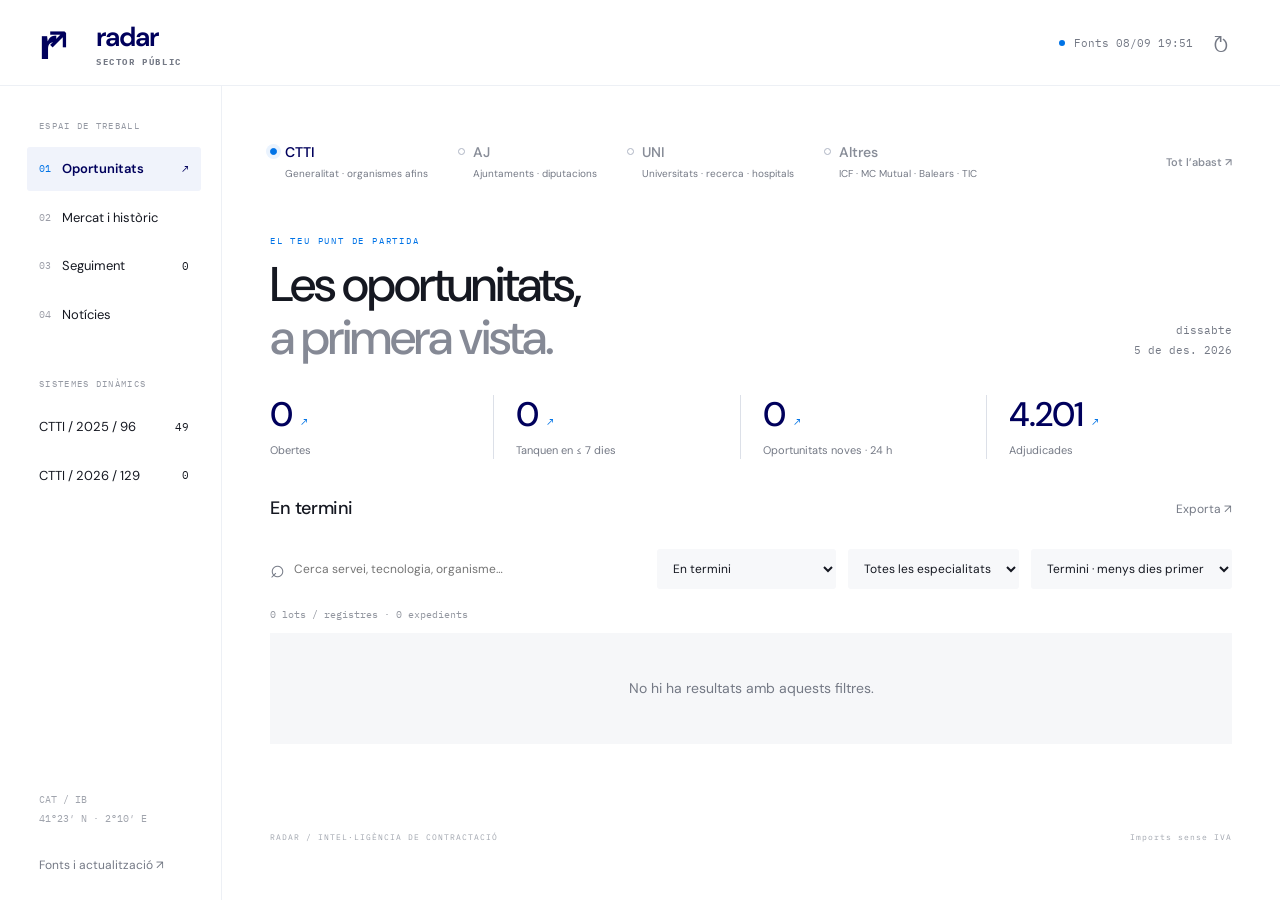
<file: site/index.html>
<!doctype html><html lang="ca"><head><meta charset="utf-8"><meta name="viewport" content="width=device-width,initial-scale=1"><meta name="theme-color" content="#00005c"><title>Radar · Sector públic</title><link rel="icon" href="favicon.ico?v=collie1" sizes="16x16 32x32 48x48"><link rel="icon" type="image/svg+xml" href="favicon.svg?v=collie1"><link rel="stylesheet" href="workspace.css"><link rel="alternate" type="application/rss+xml" title="Radar · Novetats" href="updates.xml"><script defer src="vendor/pdf-lib.min.js"></script><script type="module" src="workspace.js"></script></head>
<body><a class="skip" href="#main">Salta al contingut</a><header class="topbar"><a class="brand" href="#"><span class="brand-symbol" aria-hidden="true">r<span>↗</span></span><strong>radar<span>sector públic</span></strong></a><div class="top-right"><span class="live-dot"></span><span id="freshness">Carregant</span><button id="refresh" class="icon-button" aria-label="Recarrega les dades disponibles">↻</button><button id="menu-toggle" class="mobile-only icon-button" aria-label="Obre el menú" aria-expanded="false">☰</button></div></header>
<div class="shell"><aside id="sidebar"><div class="nav-caption">ESPAI DE TREBALL</div><nav aria-label="Navegació principal"><button data-view="home" class="selected" aria-current="page"><span>01</span> Oportunitats <i>↗</i></button><button data-view="awards"><span>02</span> Mercat i històric</button><button data-view="saved"><span>03</span> Seguiment <b id="saved-count">0</b></button><button data-view="news"><span>04</span> Notícies</button></nav><div class="nav-caption second">SISTEMES DINÀMICS</div><nav aria-label="SDA prioritaris"><button data-view="sda96">CTTI / 2025 / 96 <b id="n96">—</b></button><button data-view="sda129">CTTI / 2026 / 129 <b id="n129">—</b></button></nav><div class="sidebar-bottom"><span class="coordinate">CAT / IB<br>41°23′ N · 2°10′ E</span><button class="text-button" id="settings-button">Fonts i actualització ↗</button></div></aside>
<main id="main"><div class="worlds" role="group" aria-label="Àmbit"><button data-world="generalitat" class="active">CTTI <span>Generalitat · organismes afins</span></button><button data-world="local">AJ <span>Ajuntaments · diputacions</span></button><button data-world="university_hospital">UNI <span>Universitats · recerca · hospitals</span></button><button data-world="other">Altres <span>ICF · MC Mutual · Balears · TIC</span></button><button data-world="all" class="world-all">Tot l’abast ↗</button></div><div class="page-heading"><div><div class="eyebrow" id="eyebrow">EL TEU PUNT DE PARTIDA</div><h1 id="page-title">Les oportunitats,<br><em>a primera vista.</em></h1></div><div class="page-date" id="today"></div></div>
<div id="status-message" role="status" hidden></div><section id="metrics" class="kpi-strip" aria-label="Indicadors"></section><section id="spotlight" aria-label="Terminis propers"></section><section id="controls"><div class="section-heading"><h2 id="list-title">En termini</h2><button id="export" class="text-button">Exporta ↗</button></div><div class="filter-bar"><label class="search-box"><span aria-hidden="true">⌕</span><input id="search" type="search" placeholder="Cerca servei, tecnologia, organisme…" aria-label="Cerca"></label><select id="phase" aria-label="Estat"></select><select id="category" aria-label="Especialitat"><option value="">Totes les especialitats</option></select><select id="territory" aria-label="Territori"><option value="">Tots els territoris</option><option value="catalunya">Catalunya</option><option value="balears">Balears</option></select><select id="sda-category" aria-label="Categoria SDA" hidden><option value="">Totes les categories SDA</option></select><select id="news-scope" aria-label="Grup de notícies" hidden></select><select id="sort" aria-label="Ordenació"><option value="deadline">Termini · menys dies primer</option><option value="deadline-desc">Termini · més dies primer</option><option value="recent">Novetats</option><option value="amount">Import</option></select></div></section>
<div id="result-count" class="result-count" role="status"></div><section id="results"><div class="empty">Preparant el teu espai de treball…</div></section><div id="pagination"></div><footer><span>RADAR / INTEL·LIGÈNCIA DE CONTRACTACIÓ</span><span>Imports sense IVA</span></footer></main></div>
<dialog id="dossier"><div class="dossier-toolbar"><span>FITXA / <b id="dossier-code"></b></span><button id="close-dossier" class="icon-button" aria-label="Tanca el dossier">✕</button></div><div id="dossier-content"></div></dialog><dialog id="settings"><button id="close-settings" class="close-settings icon-button" aria-label="Tanca">✕</button><div id="settings-content"></div></dialog><div id="toast" role="status"></div></body></html>
</file>
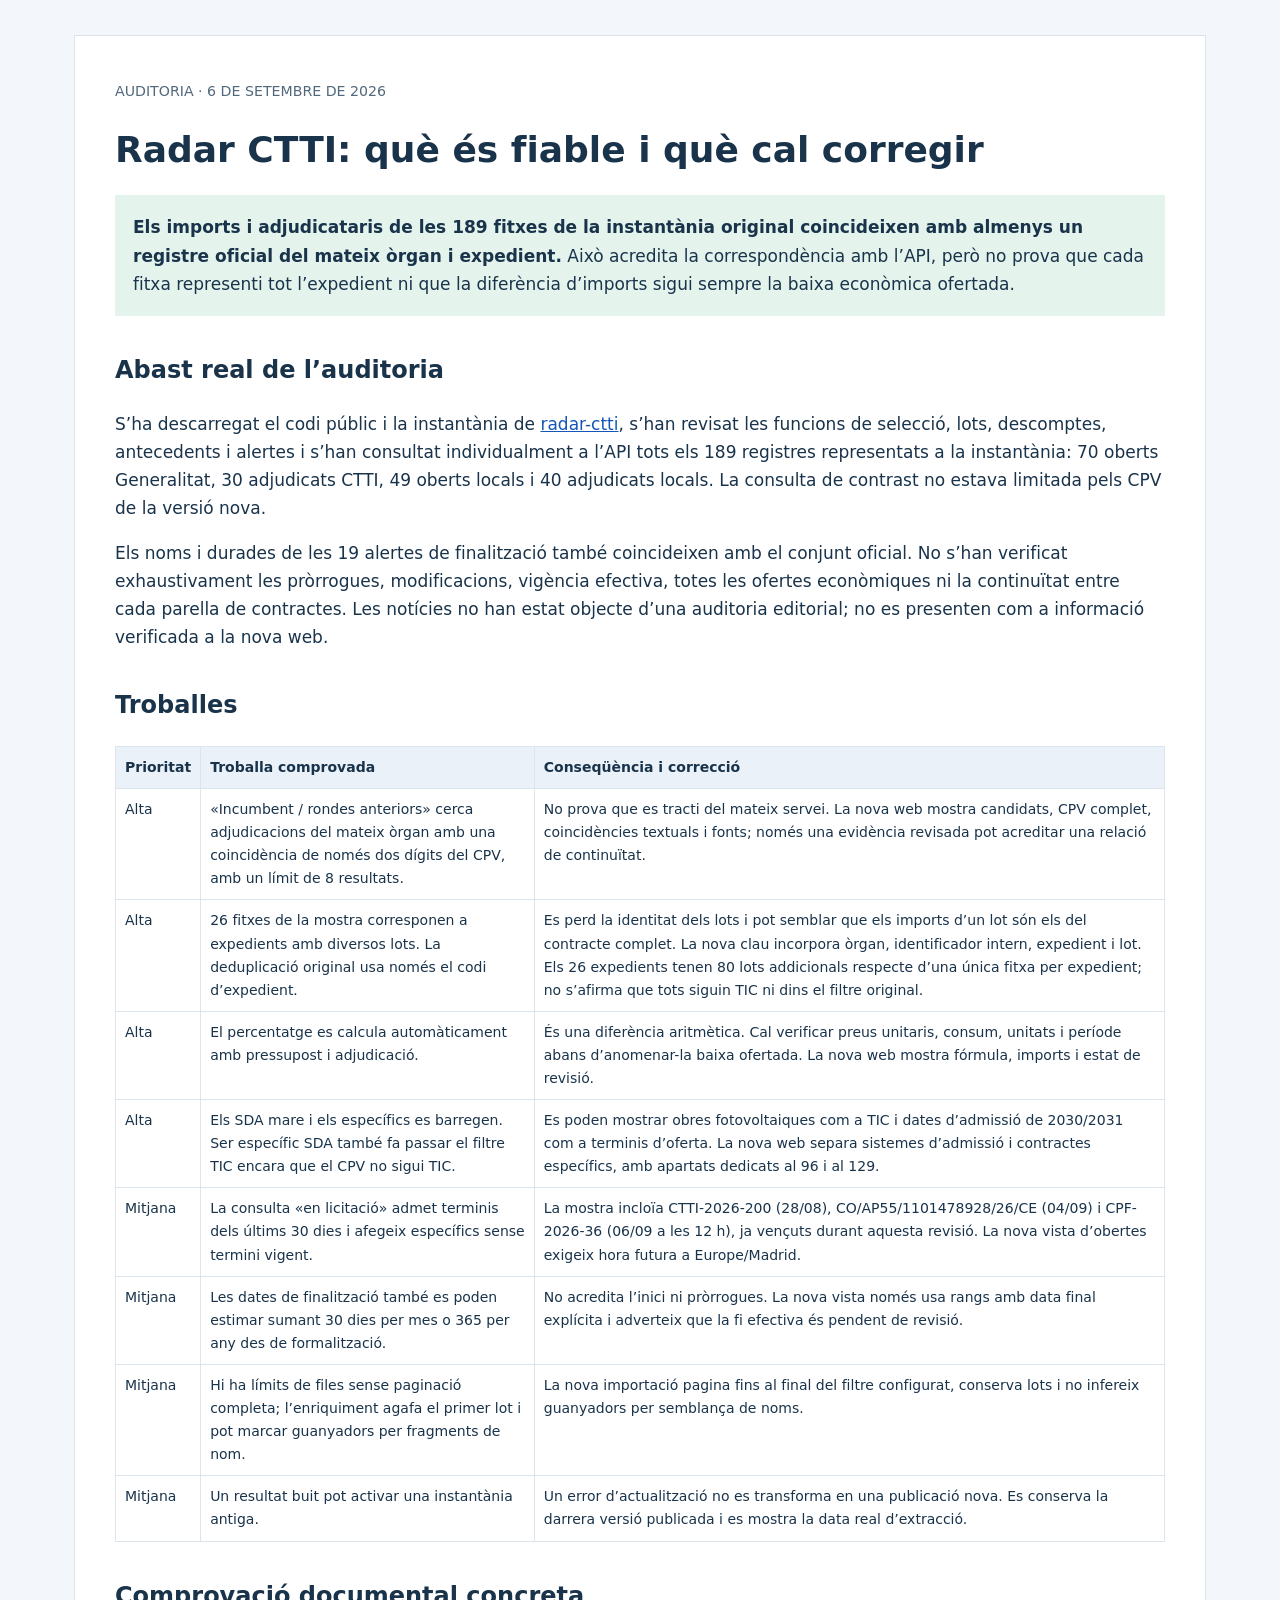
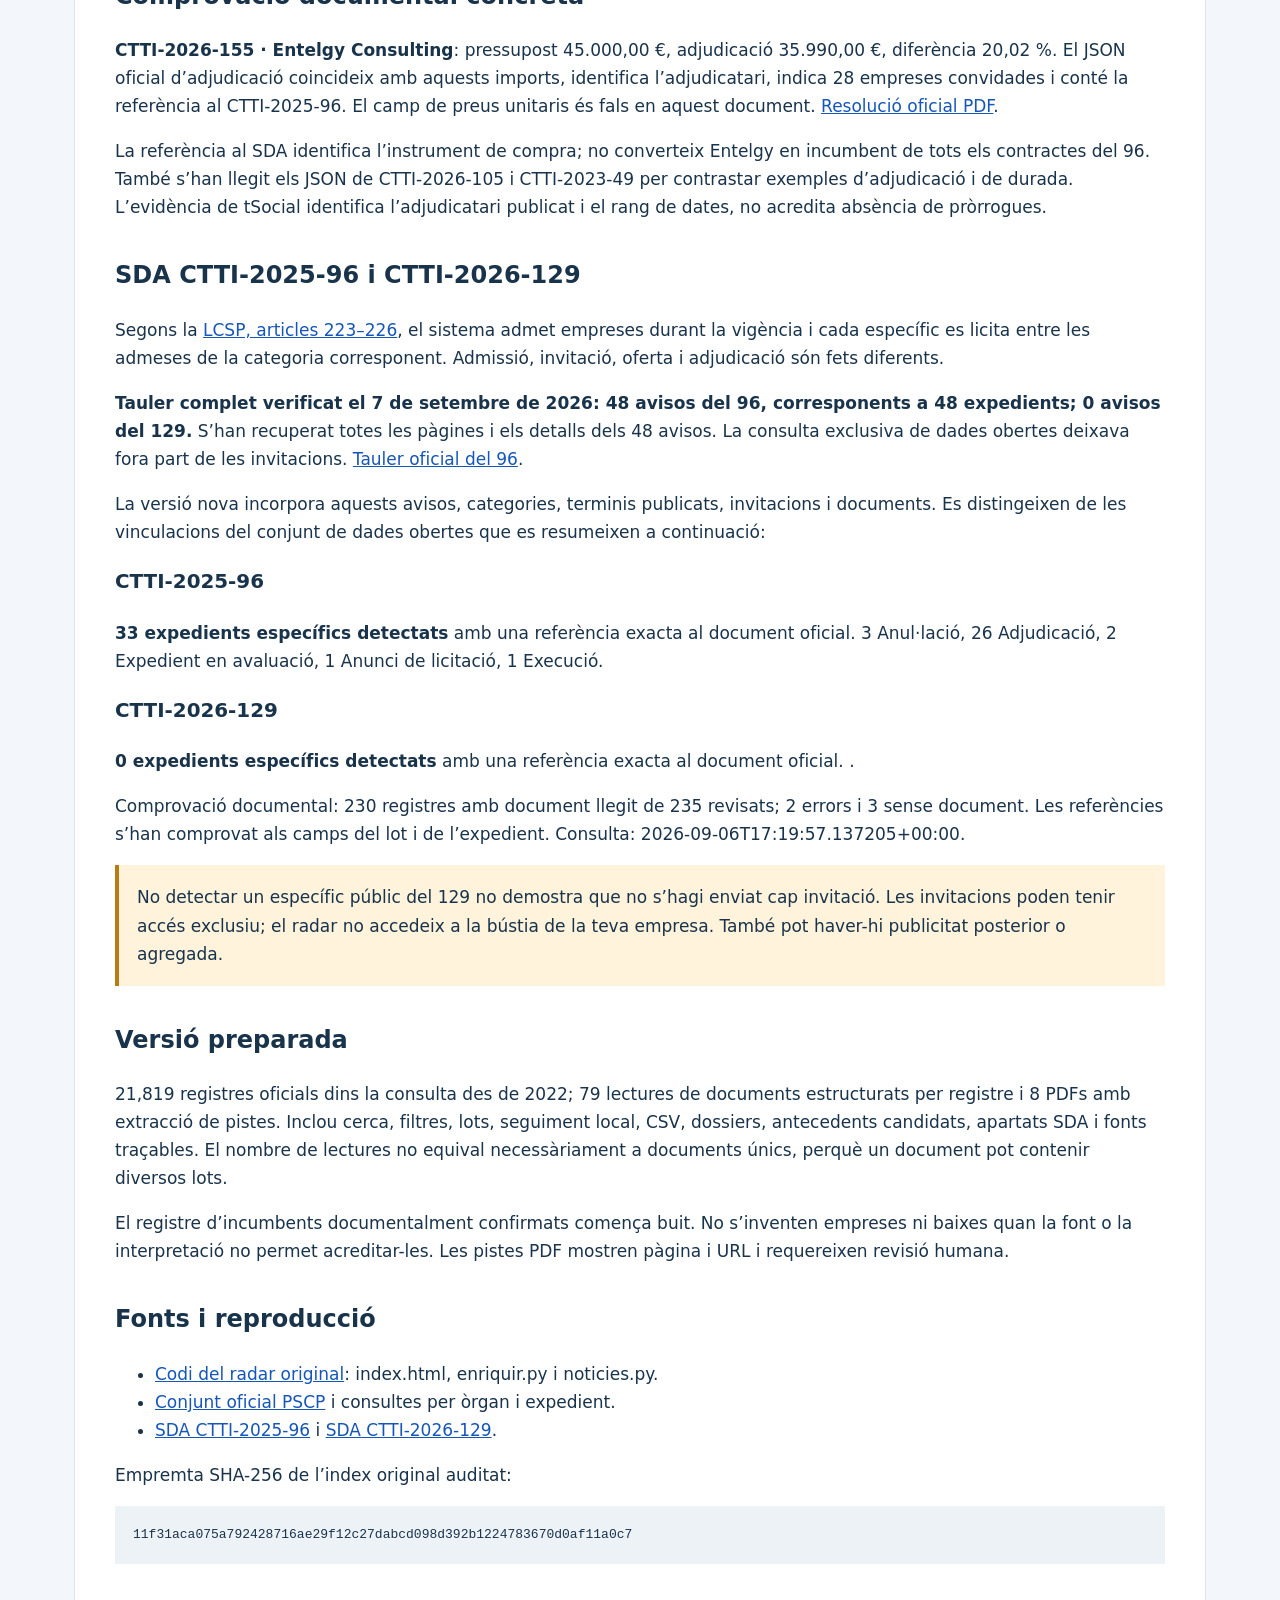
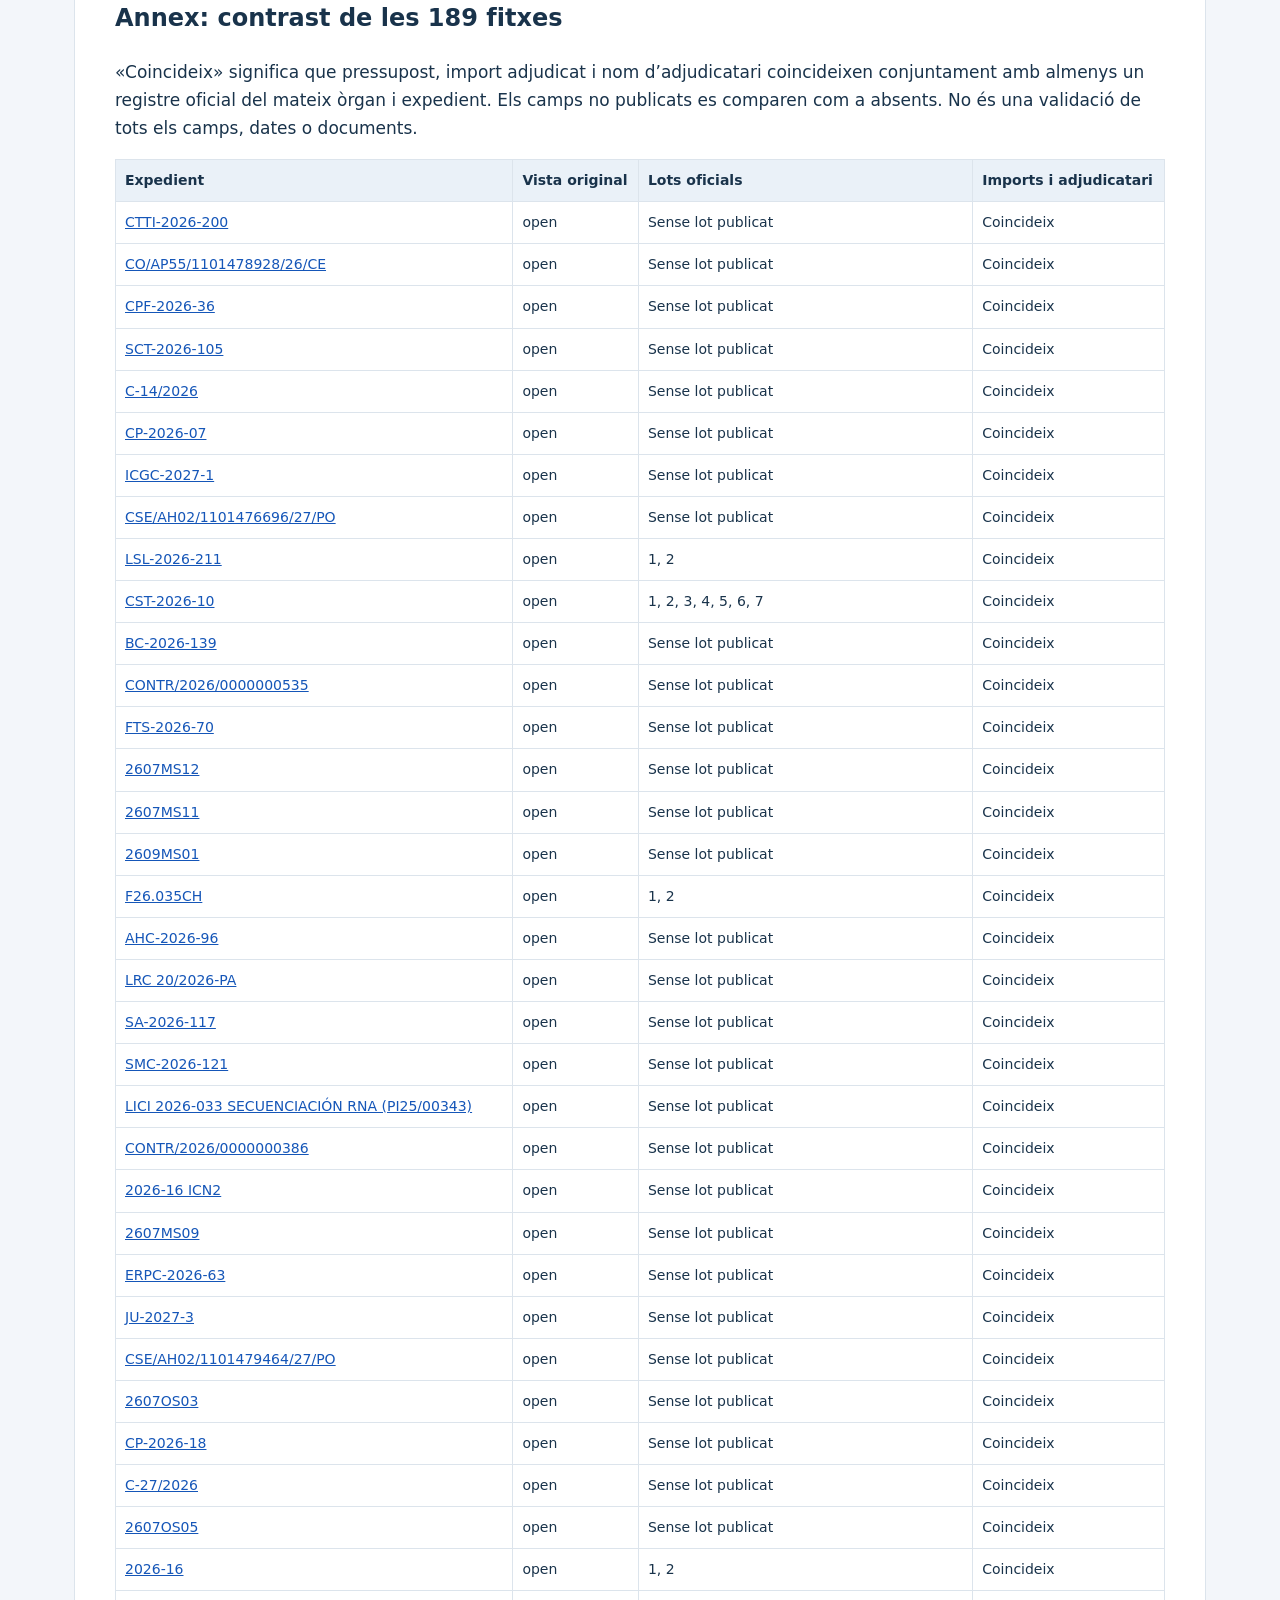
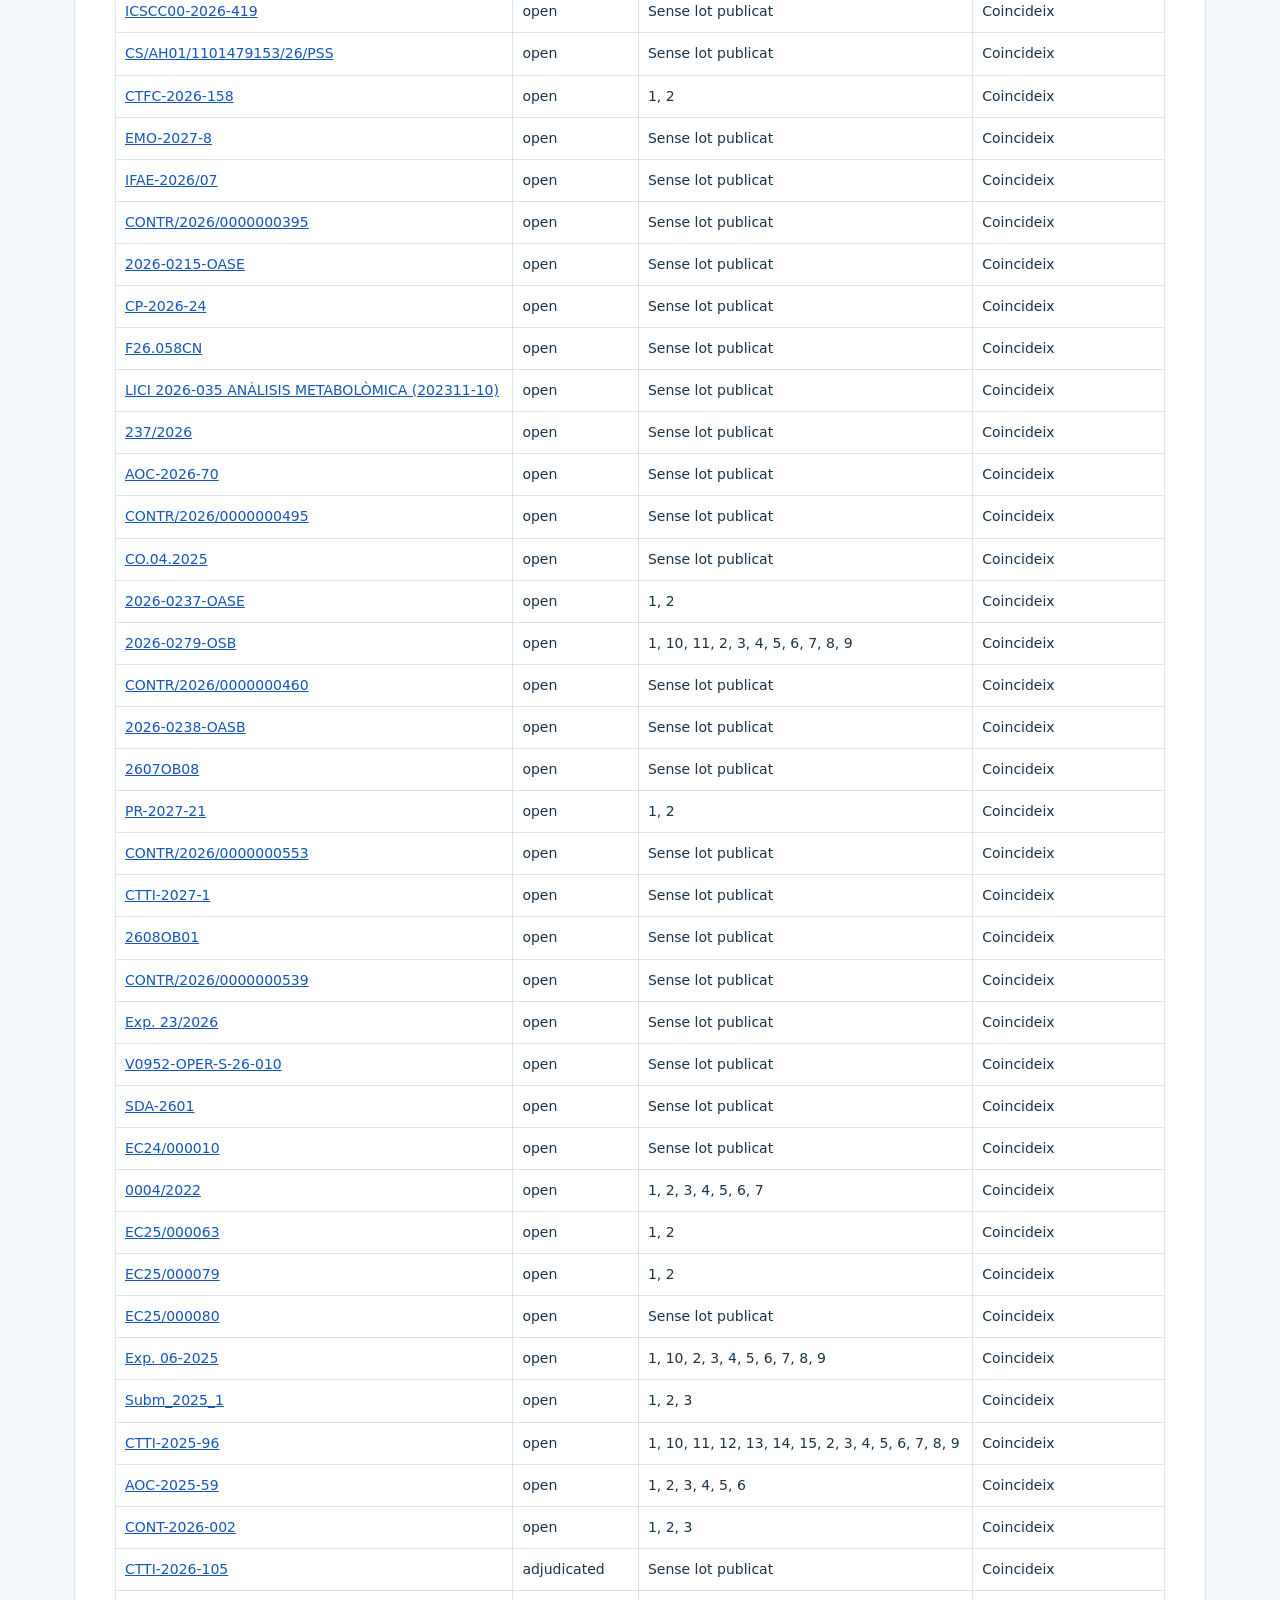
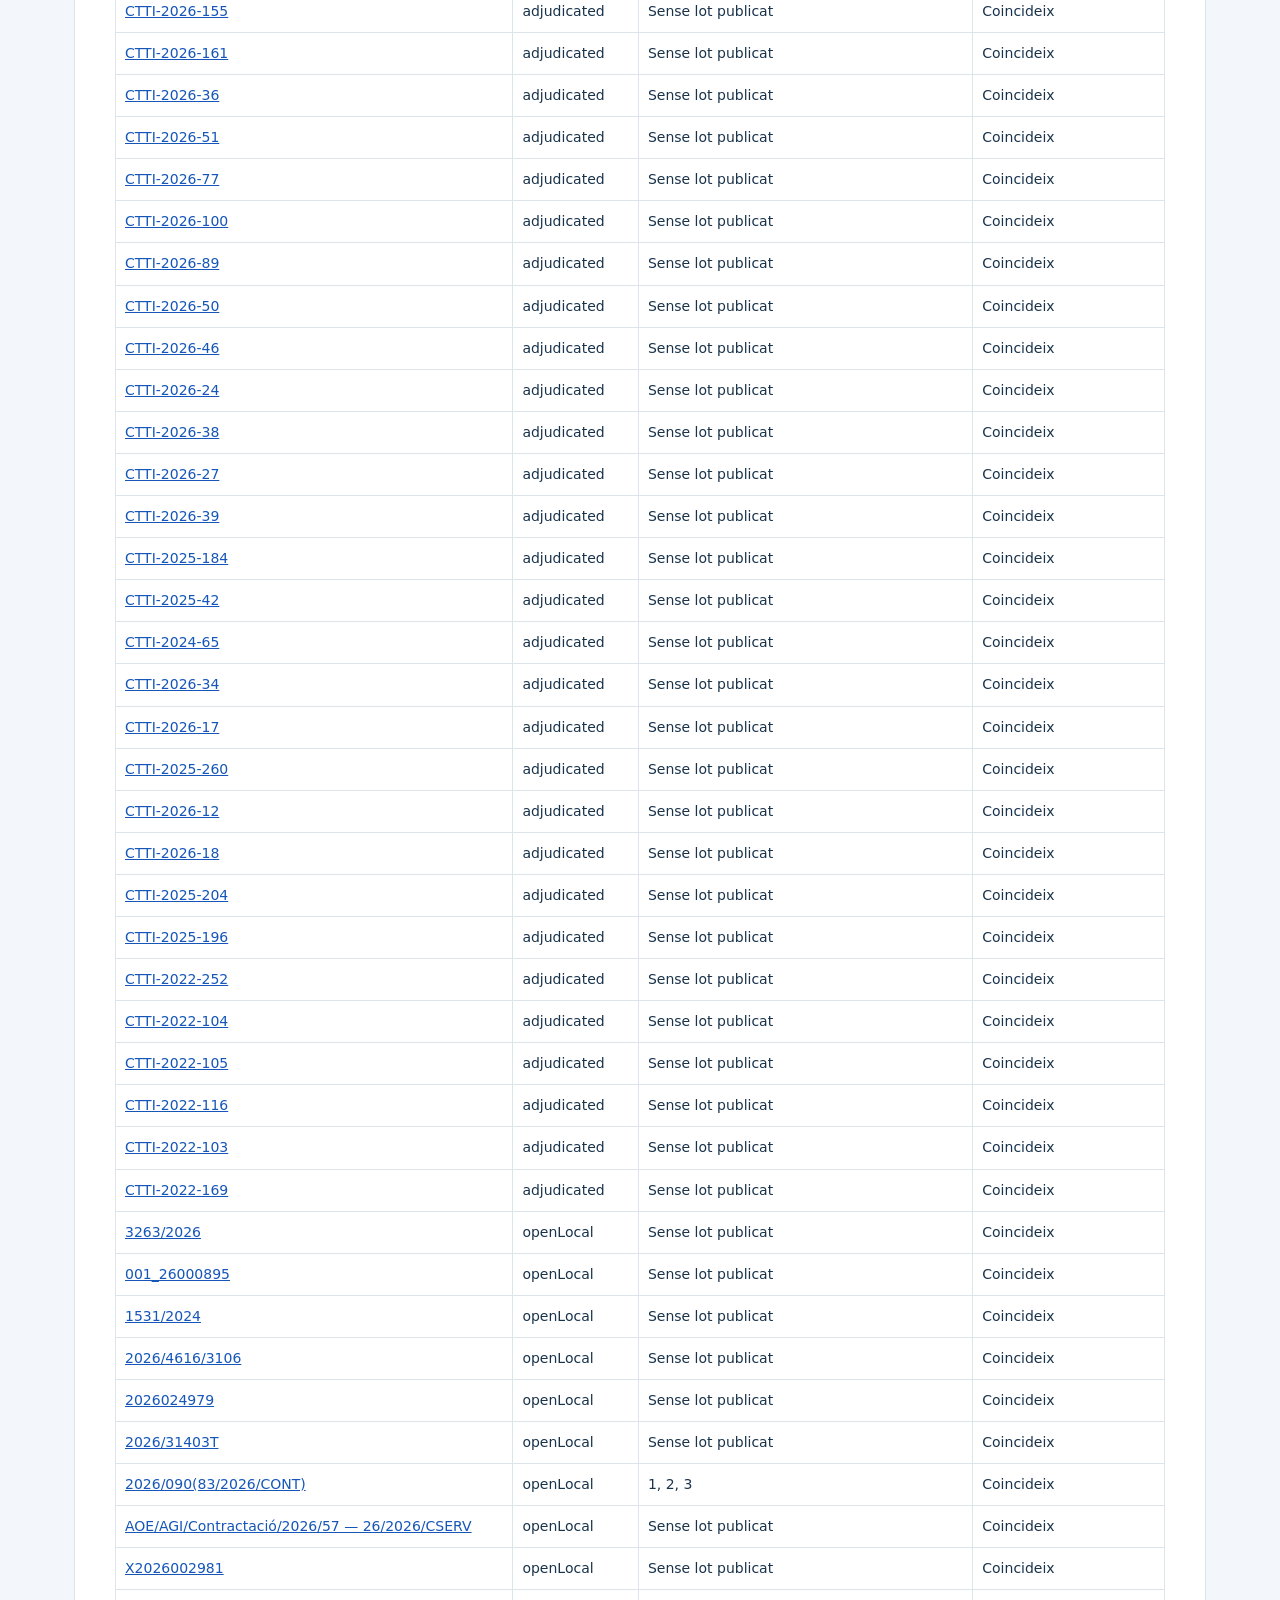
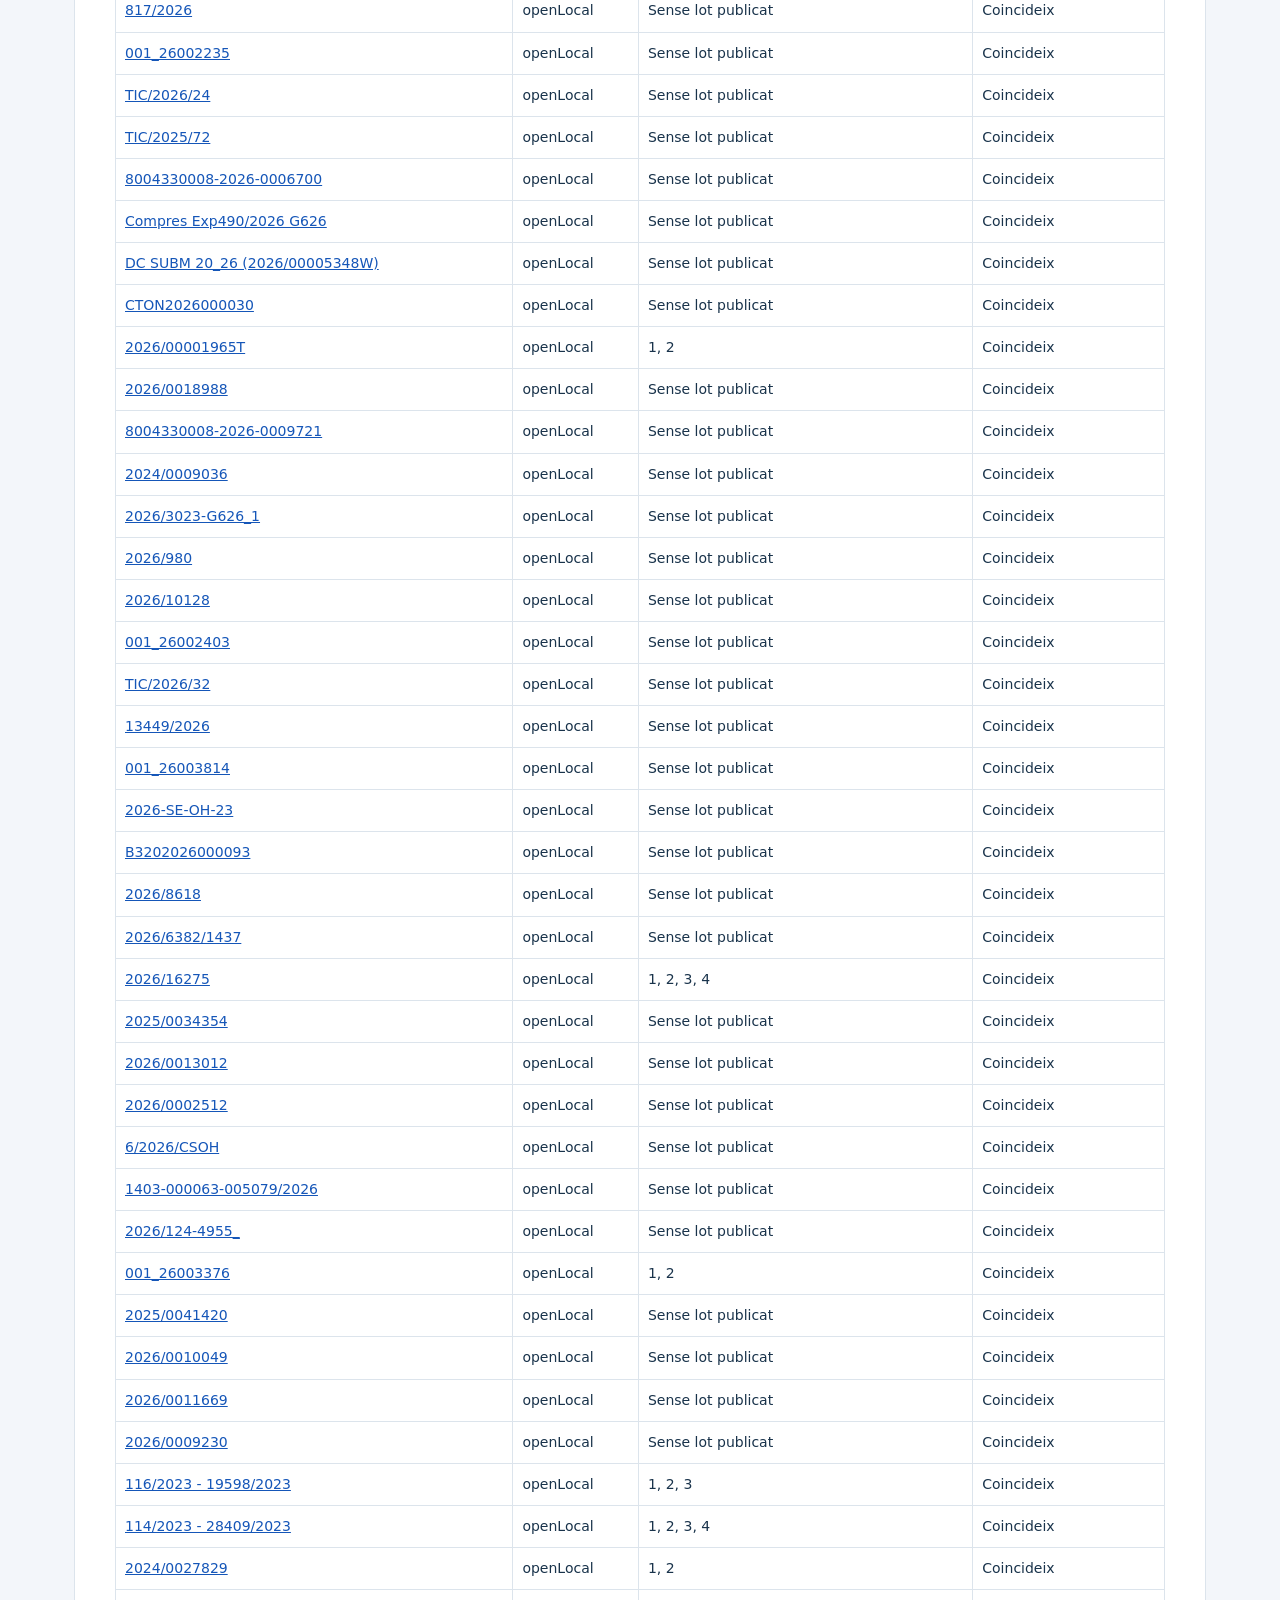
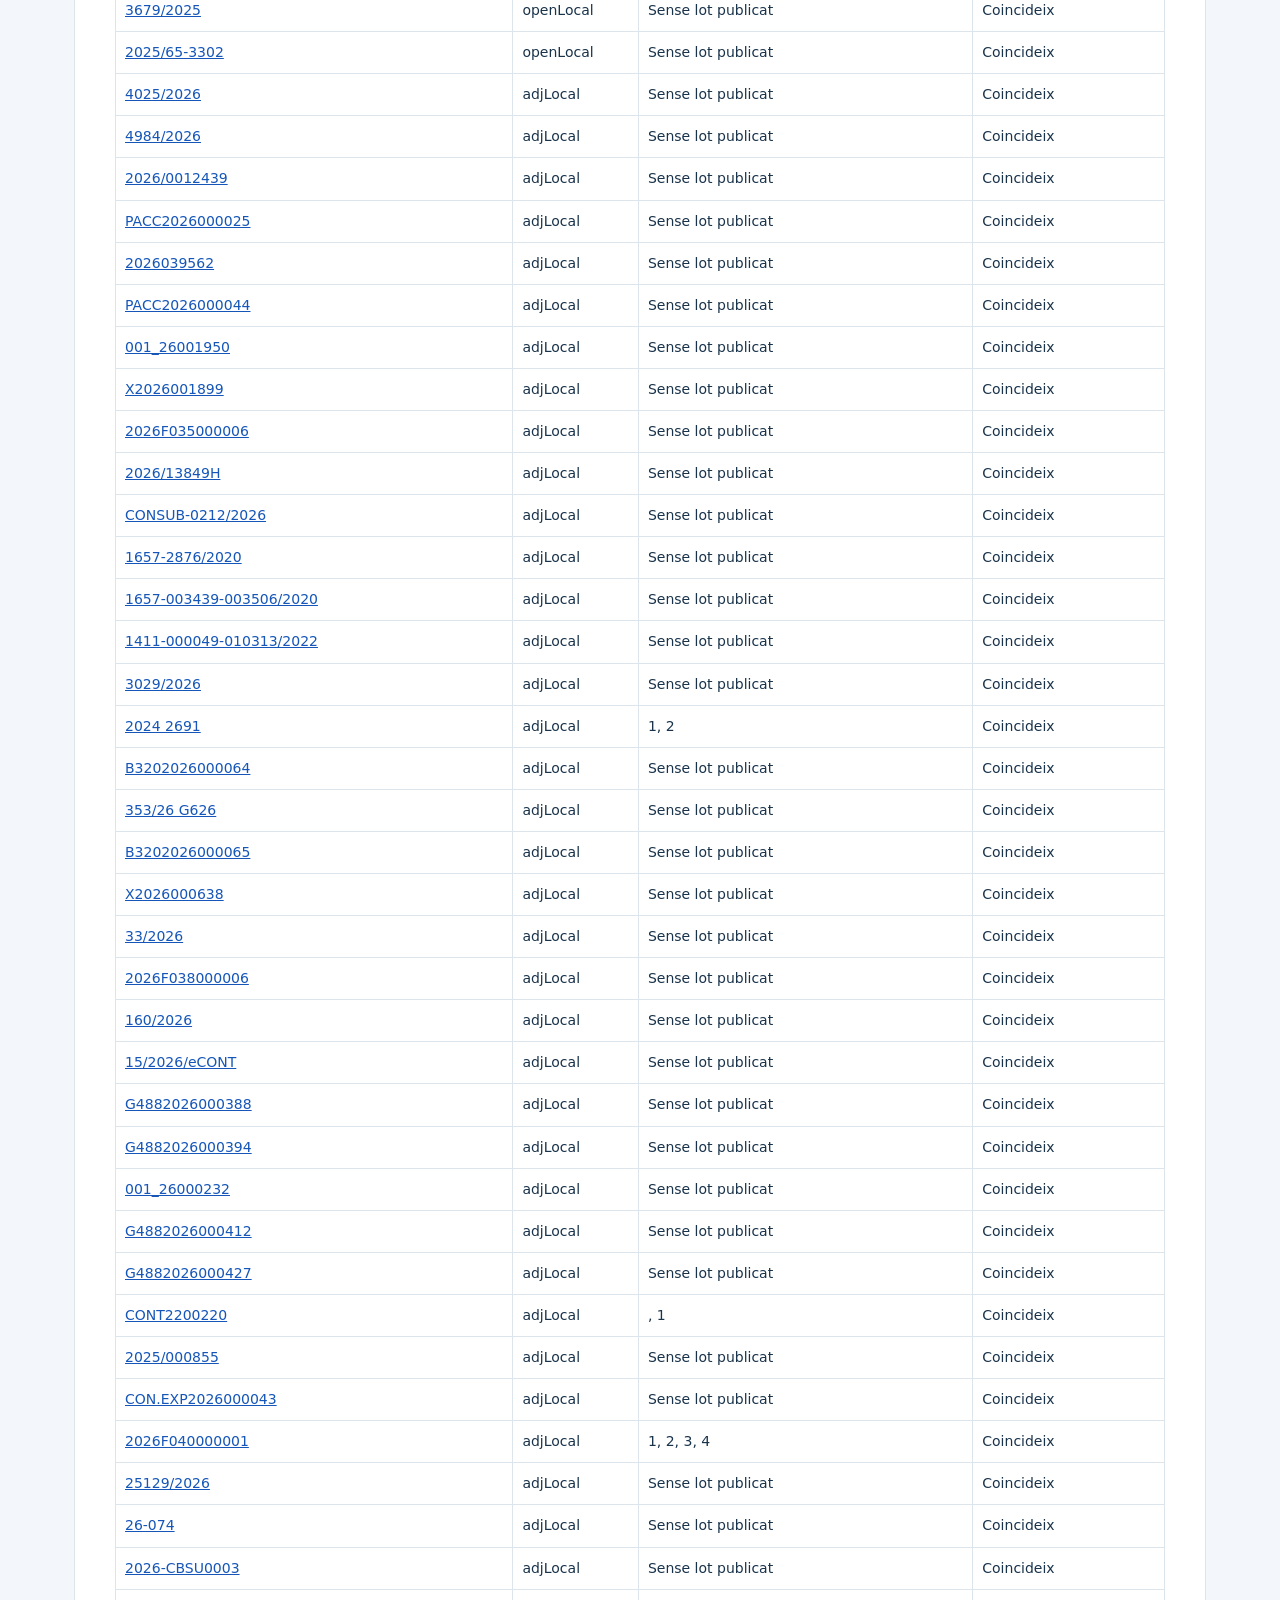
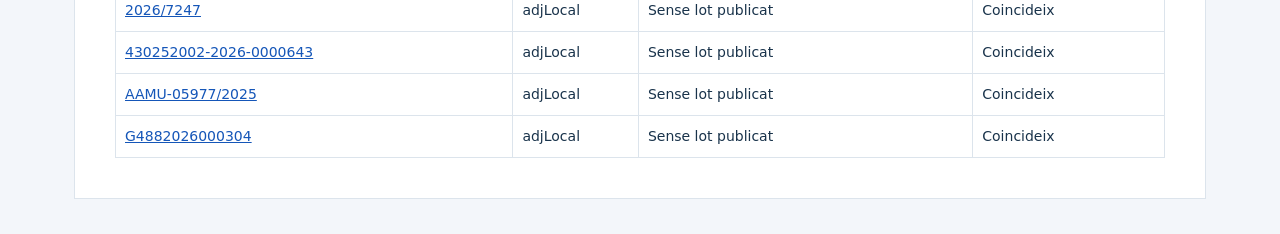
<file: guies/Auditoria-Radar-CTTI.html>
<!doctype html><html lang="ca"><head><meta charset="utf-8"><meta name="viewport" content="width=device-width,initial-scale=1"><title>Auditoria del Radar CTTI</title><style>body{font:17px/1.65 system-ui,sans-serif;color:#19334b;background:#f3f6fa;margin:0}main{max-width:1050px;margin:35px auto;background:white;padding:40px;border:1px solid #dce4ec}h1{line-height:1.2;font-size:36px}h2{margin-top:35px;font-size:24px}a{color:#1556b8}table{border-collapse:collapse;width:100%;font-size:14px}td,th{padding:9px;border:1px solid #dce4ec;text-align:left;vertical-align:top}th{background:#eaf1f8}.note{padding:18px;background:#fff3dc;border-left:4px solid #b97c15}.good{padding:18px;background:#e4f4ec}pre{white-space:pre-wrap;overflow-wrap:anywhere;background:#edf2f7;padding:18px;font-size:13px}.table{overflow:auto}small{color:#52687b}@media(max-width:700px){main{margin:0;padding:20px}h1{font-size:28px}}@media print{main{border:0;margin:0;padding:0}a{color:inherit}tr{break-inside:avoid}}</style></head><body><main><small>AUDITORIA · 6 DE SETEMBRE DE 2026</small><h1>Radar CTTI: què és fiable i què cal corregir</h1>
<p class="good"><b>Els imports i adjudicataris de les 189 fitxes de la instantània original coincideixen amb almenys un registre oficial del mateix òrgan i expedient.</b> Això acredita la correspondència amb l’API, però no prova que cada fitxa representi tot l’expedient ni que la diferència d’imports sigui sempre la baixa econòmica ofertada.</p>
<h2>Abast real de l’auditoria</h2><p>S’ha descarregat el codi públic i la instantània de <a href="https://mavillier.github.io/radar-ctti/">radar-ctti</a>, s’han revisat les funcions de selecció, lots, descomptes, antecedents i alertes i s’han consultat individualment a l’API tots els 189 registres representats a la instantània: 70 oberts Generalitat, 30 adjudicats CTTI, 49 oberts locals i 40 adjudicats locals. La consulta de contrast no estava limitada pels CPV de la versió nova.</p>
<p>Els noms i durades de les 19 alertes de finalització també coincideixen amb el conjunt oficial. No s’han verificat exhaustivament les pròrrogues, modificacions, vigència efectiva, totes les ofertes econòmiques ni la continuïtat entre cada parella de contractes. Les notícies no han estat objecte d’una auditoria editorial; no es presenten com a informació verificada a la nova web.</p>
<h2>Troballes</h2><div class="table"><table><thead><tr><th>Prioritat</th><th>Troballa comprovada</th><th>Conseqüència i correcció</th></tr></thead><tbody>
<tr><td>Alta</td><td>«Incumbent / rondes anteriors» cerca adjudicacions del mateix òrgan amb una coincidència de només dos dígits del CPV, amb un límit de 8 resultats.</td><td>No prova que es tracti del mateix servei. La nova web mostra candidats, CPV complet, coincidències textuals i fonts; només una evidència revisada pot acreditar una relació de continuïtat.</td></tr>
<tr><td>Alta</td><td>26 fitxes de la mostra corresponen a expedients amb diversos lots. La deduplicació original usa només el codi d’expedient.</td><td>Es perd la identitat dels lots i pot semblar que els imports d’un lot són els del contracte complet. La nova clau incorpora òrgan, identificador intern, expedient i lot. Els 26 expedients tenen 80 lots addicionals respecte d’una única fitxa per expedient; no s’afirma que tots siguin TIC ni dins el filtre original.</td></tr>
<tr><td>Alta</td><td>El percentatge es calcula automàticament amb pressupost i adjudicació.</td><td>És una diferència aritmètica. Cal verificar preus unitaris, consum, unitats i període abans d’anomenar-la baixa ofertada. La nova web mostra fórmula, imports i estat de revisió.</td></tr>
<tr><td>Alta</td><td>Els SDA mare i els específics es barregen. Ser específic SDA també fa passar el filtre TIC encara que el CPV no sigui TIC.</td><td>Es poden mostrar obres fotovoltaiques com a TIC i dates d’admissió de 2030/2031 com a terminis d’oferta. La nova web separa sistemes d’admissió i contractes específics, amb apartats dedicats al 96 i al 129.</td></tr>
<tr><td>Mitjana</td><td>La consulta «en licitació» admet terminis dels últims 30 dies i afegeix específics sense termini vigent.</td><td>La mostra incloïa CTTI-2026-200 (28/08), CO/AP55/1101478928/26/CE (04/09) i CPF-2026-36 (06/09 a les 12 h), ja vençuts durant aquesta revisió. La nova vista d’obertes exigeix hora futura a Europe/Madrid.</td></tr>
<tr><td>Mitjana</td><td>Les dates de finalització també es poden estimar sumant 30 dies per mes o 365 per any des de formalització.</td><td>No acredita l’inici ni pròrrogues. La nova vista només usa rangs amb data final explícita i adverteix que la fi efectiva és pendent de revisió.</td></tr>
<tr><td>Mitjana</td><td>Hi ha límits de files sense paginació completa; l’enriquiment agafa el primer lot i pot marcar guanyadors per fragments de nom.</td><td>La nova importació pagina fins al final del filtre configurat, conserva lots i no infereix guanyadors per semblança de noms.</td></tr>
<tr><td>Mitjana</td><td>Un resultat buit pot activar una instantània antiga.</td><td>Un error d’actualització no es transforma en una publicació nova. Es conserva la darrera versió publicada i es mostra la data real d’extracció.</td></tr>
</tbody></table></div>
<h2>Comprovació documental concreta</h2><p><b>CTTI-2026-155 · Entelgy Consulting</b>: pressupost 45.000,00 €, adjudicació 35.990,00 €, diferència 20,02 %. El JSON oficial d’adjudicació coincideix amb aquests imports, identifica l’adjudicatari, indica 28 empreses convidades i conté la referència al CTTI-2025-96. El camp de preus unitaris és fals en aquest document. <a href="https://contractaciopublica.cat/portal-api/descarrega-document/302531823/106FD5E6CB85E27AFF95F2BA0D42CF6F">Resolució oficial PDF</a>.</p>
<p>La referència al SDA identifica l’instrument de compra; no converteix Entelgy en incumbent de tots els contractes del 96. També s’han llegit els JSON de CTTI-2026-105 i CTTI-2023-49 per contrastar exemples d’adjudicació i de durada. L’evidència de tSocial identifica l’adjudicatari publicat i el rang de dates, no acredita absència de pròrrogues.</p>
<h2>SDA CTTI-2025-96 i CTTI-2026-129</h2><p>Segons la <a href="https://www.boe.es/eli/es/l/2017/11/08/9/con#art226">LCSP, articles 223–226</a>, el sistema admet empreses durant la vigència i cada específic es licita entre les admeses de la categoria corresponent. Admissió, invitació, oferta i adjudicació són fets diferents.</p>
<p><b>Tauler complet verificat el 7 de setembre de 2026: 48 avisos del 96, corresponents a 48 expedients; 0 avisos del 129.</b> S’han recuperat totes les pàgines i els detalls dels 48 avisos. La consulta exclusiva de dades obertes deixava fora part de les invitacions. <a href="https://contractaciopublica.cat/ca/tauler-avisos/empreses-admeses-sistema/43ced24f-d1ae-4950-88cb-51ac72424929?page=0">Tauler oficial del 96</a>.</p><p>La versió nova incorpora aquests avisos, categories, terminis publicats, invitacions i documents. Es distingeixen de les vinculacions del conjunt de dades obertes que es resumeixen a continuació:</p><h3>CTTI-2025-96</h3><p><b>33 expedients específics detectats</b> amb una referència exacta al document oficial. 3 Anul·lació, 26 Adjudicació, 2 Expedient en avaluació, 1 Anunci de licitació, 1 Execució.</p><h3>CTTI-2026-129</h3><p><b>0 expedients específics detectats</b> amb una referència exacta al document oficial. .</p>
<p>Comprovació documental: 230 registres amb document llegit de 235 revisats; 2 errors i 3 sense document. Les referències s’han comprovat als camps del lot i de l’expedient. Consulta: 2026-09-06T17:19:57.137205+00:00.</p><p class="note">No detectar un específic públic del 129 no demostra que no s’hagi enviat cap invitació. Les invitacions poden tenir accés exclusiu; el radar no accedeix a la bústia de la teva empresa. També pot haver-hi publicitat posterior o agregada.</p>
<h2>Versió preparada</h2><p>21,819 registres oficials dins la consulta des de 2022; 79 lectures de documents estructurats per registre i 8 PDFs amb extracció de pistes. Inclou cerca, filtres, lots, seguiment local, CSV, dossiers, antecedents candidats, apartats SDA i fonts traçables. El nombre de lectures no equival necessàriament a documents únics, perquè un document pot contenir diversos lots.</p>
<p>El registre d’incumbents documentalment confirmats comença buit. No s’inventen empreses ni baixes quan la font o la interpretació no permet acreditar-les. Les pistes PDF mostren pàgina i URL i requereixen revisió humana.</p>
<h2>Fonts i reproducció</h2><ul><li><a href="https://github.com/MAVillier/radar-ctti">Codi del radar original</a>: index.html, enriquir.py i noticies.py.</li><li><a href="https://analisi.transparenciacatalunya.cat/d/ybgg-dgi6">Conjunt oficial PSCP</a> i consultes per òrgan i expedient.</li><li><a href="https://contractaciopublica.cat/ca/detall-publicacio/43ced24f-d1ae-4950-88cb-51ac72424929/300448472">SDA CTTI-2025-96</a> i <a href="https://contractaciopublica.cat/ca/detall-publicacio/f20be25b-2eef-42f5-ab76-2bd33b9bbb22/300807097">SDA CTTI-2026-129</a>.</li></ul>
<p>Empremta SHA-256 de l’index original auditat:</p><pre>11f31aca075a792428716ae29f12c27dabcd098d392b1224783670d0af11a0c7</pre>
<h2>Annex: contrast de les 189 fitxes</h2><p>«Coincideix» significa que pressupost, import adjudicat i nom d’adjudicatari coincideixen conjuntament amb almenys un registre oficial del mateix òrgan i expedient. Els camps no publicats es comparen com a absents. No és una validació de tots els camps, dates o documents.</p><div class="table"><table><thead><tr><th>Expedient</th><th>Vista original</th><th>Lots oficials</th><th>Imports i adjudicatari</th></tr></thead><tbody><tr><td><a href="https://contractaciopublica.cat/ca/detall-publicacio/2f913645-1fb7-4cea-9a79-f208dd6018f2/300856273">CTTI-2026-200</a></td><td>open</td><td>Sense lot publicat</td><td>Coincideix</td></tr><tr><td><a href="https://contractaciopublica.cat/ca/detall-publicacio/cfcad5c2-e70d-42f1-bee3-3f46ed351461/300859270">CO/AP55/1101478928/26/CE</a></td><td>open</td><td>Sense lot publicat</td><td>Coincideix</td></tr><tr><td><a href="https://contractaciopublica.cat/ca/detall-publicacio/3413d461-0ce9-47a3-bab2-fad0d64853f4/300850216">CPF-2026-36</a></td><td>open</td><td>Sense lot publicat</td><td>Coincideix</td></tr><tr><td><a href="https://contractaciopublica.cat/ca/detall-publicacio/93e554a6-3c39-40dd-91ff-80631971edf8/300825789">SCT-2026-105</a></td><td>open</td><td>Sense lot publicat</td><td>Coincideix</td></tr><tr><td><a href="https://contractaciopublica.cat/ca/detall-publicacio/068fab85-a8dd-42bf-9ad3-4ce106377848/300872253">C-14/2026</a></td><td>open</td><td>Sense lot publicat</td><td>Coincideix</td></tr><tr><td><a href="https://contractaciopublica.cat/ca/detall-publicacio/d7ab130c-7177-4775-abbe-c1384ddacc9b/300850380">CP-2026-07</a></td><td>open</td><td>Sense lot publicat</td><td>Coincideix</td></tr><tr><td><a href="https://contractaciopublica.cat/ca/detall-publicacio/bb239975-4174-4e0d-a7f9-4c7207302367/300841307">ICGC-2027-1</a></td><td>open</td><td>Sense lot publicat</td><td>Coincideix</td></tr><tr><td><a href="https://contractaciopublica.cat/ca/detall-publicacio/fcc26c67-a97f-4038-85fd-3e6adfaa57da/300835847">CSE/AH02/1101476696/27/PO</a></td><td>open</td><td>Sense lot publicat</td><td>Coincideix</td></tr><tr><td><a href="https://contractaciopublica.cat/ca/detall-publicacio/8b8b21e5-a1c7-401e-9cd3-595ada07f076/300853470">LSL-2026-211</a></td><td>open</td><td>1, 2</td><td>Coincideix</td></tr><tr><td><a href="https://contractaciopublica.cat/ca/detall-publicacio/b4ac280f-91f0-4238-9796-205311c7ec2b/300841148">CST-2026-10</a></td><td>open</td><td>1, 2, 3, 4, 5, 6, 7</td><td>Coincideix</td></tr><tr><td><a href="https://contractaciopublica.cat/ca/detall-publicacio/c2f07b76-85a1-4229-95a3-df4f401bec28/300831230">BC-2026-139</a></td><td>open</td><td>Sense lot publicat</td><td>Coincideix</td></tr><tr><td><a href="https://contractaciopublica.cat/ca/detall-publicacio/2cf01520-0892-4fb2-9840-41bdeccfbeeb/300873653">CONTR/2026/0000000535</a></td><td>open</td><td>Sense lot publicat</td><td>Coincideix</td></tr><tr><td><a href="https://contractaciopublica.cat/ca/detall-publicacio/47cb3062-4957-4120-b5f5-be32dbcccc46/300864756">FTS-2026-70</a></td><td>open</td><td>Sense lot publicat</td><td>Coincideix</td></tr><tr><td><a href="https://contractaciopublica.cat/ca/detall-publicacio/eb7deef8-6826-443d-91c0-393688b7b97b/300850317">2607MS12</a></td><td>open</td><td>Sense lot publicat</td><td>Coincideix</td></tr><tr><td><a href="https://contractaciopublica.cat/ca/detall-publicacio/4628fce4-8740-4afd-8609-ad314ad57f0e/300845828">2607MS11</a></td><td>open</td><td>Sense lot publicat</td><td>Coincideix</td></tr><tr><td><a href="https://contractaciopublica.cat/ca/detall-publicacio/b4b28f62-1642-4865-8744-7eca93dcb012/300871416">2609MS01</a></td><td>open</td><td>Sense lot publicat</td><td>Coincideix</td></tr><tr><td><a href="https://contractaciopublica.cat/ca/detall-publicacio/0a755cdb-779f-4abd-bfac-0d520a3744c3/300836907">F26.035CH</a></td><td>open</td><td>1, 2</td><td>Coincideix</td></tr><tr><td><a href="https://contractaciopublica.cat/ca/detall-publicacio/c8c78be2-605c-4db0-a29d-ef9a41d18817/300849492">AHC-2026-96</a></td><td>open</td><td>Sense lot publicat</td><td>Coincideix</td></tr><tr><td><a href="https://contractaciopublica.cat/ca/detall-publicacio/db2c0796-0713-4ed2-8402-4bebc3ec61f3/300850434">LRC 20/2026-PA</a></td><td>open</td><td>Sense lot publicat</td><td>Coincideix</td></tr><tr><td><a href="https://contractaciopublica.cat/ca/detall-publicacio/d0f9b03c-ff72-447c-a072-df8be771aa44/300845821">SA-2026-117</a></td><td>open</td><td>Sense lot publicat</td><td>Coincideix</td></tr><tr><td><a href="https://contractaciopublica.cat/ca/detall-publicacio/04e4d250-94cc-42c6-a17d-975f07fff81d/300857571">SMC-2026-121</a></td><td>open</td><td>Sense lot publicat</td><td>Coincideix</td></tr><tr><td><a href="https://contractaciopublica.cat/ca/detall-publicacio/9da8437d-508e-4583-b4c8-fdef298cc04a/300852465">LICI 2026-033 SECUENCIACIÓN RNA (PI25/00343)</a></td><td>open</td><td>Sense lot publicat</td><td>Coincideix</td></tr><tr><td><a href="https://contractaciopublica.cat/ca/detall-publicacio/3f29e818-2444-4c90-953e-3898e1fe18ce/300849029">CONTR/2026/0000000386</a></td><td>open</td><td>Sense lot publicat</td><td>Coincideix</td></tr><tr><td><a href="https://contractaciopublica.cat/ca/detall-publicacio/bf2e0c39-4ae9-456f-bc30-6b31da076ef6/300857493">2026-16 ICN2</a></td><td>open</td><td>Sense lot publicat</td><td>Coincideix</td></tr><tr><td><a href="https://contractaciopublica.cat/ca/detall-publicacio/1824c6c5-0e5b-48d1-aaf9-6c121cad90e1/300842325">2607MS09</a></td><td>open</td><td>Sense lot publicat</td><td>Coincideix</td></tr><tr><td><a href="https://contractaciopublica.cat/ca/detall-publicacio/dd31aa4a-d951-4733-8706-9dcbc5716a16/300847738">ERPC-2026-63</a></td><td>open</td><td>Sense lot publicat</td><td>Coincideix</td></tr><tr><td><a href="https://contractaciopublica.cat/ca/detall-publicacio/1ed3b7b1-9520-444a-8b25-97fd6df8d4a0/300854611">JU-2027-3</a></td><td>open</td><td>Sense lot publicat</td><td>Coincideix</td></tr><tr><td><a href="https://contractaciopublica.cat/ca/detall-publicacio/f6ac94ee-ece0-41c1-aef9-2e6e9d5a6638/300853207">CSE/AH02/1101479464/27/PO</a></td><td>open</td><td>Sense lot publicat</td><td>Coincideix</td></tr><tr><td><a href="https://contractaciopublica.cat/ca/detall-publicacio/821354f9-c1d2-4e3d-bc18-0f486cbd274c/300873019">2607OS03</a></td><td>open</td><td>Sense lot publicat</td><td>Coincideix</td></tr><tr><td><a href="https://contractaciopublica.cat/ca/detall-publicacio/b91e071f-4f52-43b9-86d1-ae8cee9ebe55/300843908">CP-2026-18</a></td><td>open</td><td>Sense lot publicat</td><td>Coincideix</td></tr><tr><td><a href="https://contractaciopublica.cat/ca/detall-publicacio/d868b27e-9ef5-49ac-a2e1-9ea97db0050e/300832157">C-27/2026</a></td><td>open</td><td>Sense lot publicat</td><td>Coincideix</td></tr><tr><td><a href="https://contractaciopublica.cat/ca/detall-publicacio/839f5ab2-bfcd-49cf-9381-21a902db93a9/300872212">2607OS05</a></td><td>open</td><td>Sense lot publicat</td><td>Coincideix</td></tr><tr><td><a href="https://contractaciopublica.cat/ca/detall-publicacio/95839192-99b5-4b83-99aa-5defd62613e3/300868988">2026-16</a></td><td>open</td><td>1, 2</td><td>Coincideix</td></tr><tr><td><a href="https://contractaciopublica.cat/ca/detall-publicacio/b2c2fdf2-b591-4adf-9950-c3533a442aa2/300861000">ICSCC00-2026-419</a></td><td>open</td><td>Sense lot publicat</td><td>Coincideix</td></tr><tr><td><a href="https://contractaciopublica.cat/ca/detall-publicacio/a4e0bad3-c97b-4800-9742-e52317496a03/300861331">CS/AH01/1101479153/26/PSS</a></td><td>open</td><td>Sense lot publicat</td><td>Coincideix</td></tr><tr><td><a href="https://contractaciopublica.cat/ca/detall-publicacio/6e681870-a246-4595-9ef2-1193e91514ab/300867314">CTFC-2026-158</a></td><td>open</td><td>1, 2</td><td>Coincideix</td></tr><tr><td><a href="https://contractaciopublica.cat/ca/detall-publicacio/c05aaf34-595d-4d7d-af22-702e23bc38a7/300871679">EMO-2027-8</a></td><td>open</td><td>Sense lot publicat</td><td>Coincideix</td></tr><tr><td><a href="https://contractaciopublica.cat/ca/detall-publicacio/25b8886e-b045-4f62-a6a0-487959d60e44/300873096">IFAE-2026/07</a></td><td>open</td><td>Sense lot publicat</td><td>Coincideix</td></tr><tr><td><a href="https://contractaciopublica.cat/ca/detall-publicacio/01eae37b-9269-4273-8950-72a963cf4dc5/300854480">CONTR/2026/0000000395</a></td><td>open</td><td>Sense lot publicat</td><td>Coincideix</td></tr><tr><td><a href="https://contractaciopublica.cat/ca/detall-publicacio/5afff113-f1bd-4660-900e-174de29f7023/300841335">2026-0215-OASE</a></td><td>open</td><td>Sense lot publicat</td><td>Coincideix</td></tr><tr><td><a href="https://contractaciopublica.cat/ca/detall-publicacio/40766ac6-8b3a-43ed-8876-94e78e2d728d/300871990">CP-2026-24</a></td><td>open</td><td>Sense lot publicat</td><td>Coincideix</td></tr><tr><td><a href="https://contractaciopublica.cat/ca/detall-publicacio/41b57f84-ce6e-4e34-b64f-7c397ef1780b/300856039">F26.058CN</a></td><td>open</td><td>Sense lot publicat</td><td>Coincideix</td></tr><tr><td><a href="https://contractaciopublica.cat/ca/detall-publicacio/780f2855-58c7-43cb-8fab-df5a8777cdbd/300866261">LICI 2026-035 ANÀLISIS METABOLÒMICA (202311-10)</a></td><td>open</td><td>Sense lot publicat</td><td>Coincideix</td></tr><tr><td><a href="https://contractaciopublica.cat/ca/detall-publicacio/971aa197-a891-497e-991f-341b98bfdfbc/300873097">237/2026</a></td><td>open</td><td>Sense lot publicat</td><td>Coincideix</td></tr><tr><td><a href="https://contractaciopublica.cat/ca/detall-publicacio/805680a0-713a-417b-8b52-3b6f35effdd9/300874625">AOC-2026-70</a></td><td>open</td><td>Sense lot publicat</td><td>Coincideix</td></tr><tr><td><a href="https://contractaciopublica.cat/ca/detall-publicacio/4d053a63-8b11-4724-998e-c4882941f4d3/300873965">CONTR/2026/0000000495</a></td><td>open</td><td>Sense lot publicat</td><td>Coincideix</td></tr><tr><td><a href="https://contractaciopublica.cat/ca/detall-publicacio/df345a38-27da-4e29-b988-94b237a04de5/300860479">CO.04.2025</a></td><td>open</td><td>Sense lot publicat</td><td>Coincideix</td></tr><tr><td><a href="https://contractaciopublica.cat/ca/detall-publicacio/bbb86020-9142-43ae-b4a2-c8c098fe507b/300872788">2026-0237-OASE</a></td><td>open</td><td>1, 2</td><td>Coincideix</td></tr><tr><td><a href="https://contractaciopublica.cat/ca/detall-publicacio/f8fd90c2-2115-460f-9cb3-c48b1608ec89/300872407">2026-0279-OSB</a></td><td>open</td><td>1, 10, 11, 2, 3, 4, 5, 6, 7, 8, 9</td><td>Coincideix</td></tr><tr><td><a href="https://contractaciopublica.cat/ca/detall-publicacio/9f192084-2e0c-4bee-8a45-08e3a9ace7da/300861799">CONTR/2026/0000000460</a></td><td>open</td><td>Sense lot publicat</td><td>Coincideix</td></tr><tr><td><a href="https://contractaciopublica.cat/ca/detall-publicacio/a928fe80-f7ef-4773-be8b-733e715c7c45/300873198">2026-0238-OASB</a></td><td>open</td><td>Sense lot publicat</td><td>Coincideix</td></tr><tr><td><a href="https://contractaciopublica.cat/ca/detall-publicacio/c5245a87-e1c0-4405-bb70-ad5abef3821f/300871971">2607OB08</a></td><td>open</td><td>Sense lot publicat</td><td>Coincideix</td></tr><tr><td><a href="https://contractaciopublica.cat/ca/detall-publicacio/f37f7059-f6ca-44e5-a6a8-ac1c08159b06/300856691">PR-2027-21</a></td><td>open</td><td>1, 2</td><td>Coincideix</td></tr><tr><td><a href="https://contractaciopublica.cat/ca/detall-publicacio/7c3539ac-3cce-4aa1-8fa5-936fb2cd1b83/300868715">CONTR/2026/0000000553</a></td><td>open</td><td>Sense lot publicat</td><td>Coincideix</td></tr><tr><td><a href="https://contractaciopublica.cat/ca/detall-publicacio/f8063a5a-dee6-4cc3-a41f-5e78ad02df46/300871443">CTTI-2027-1</a></td><td>open</td><td>Sense lot publicat</td><td>Coincideix</td></tr><tr><td><a href="https://contractaciopublica.cat/ca/detall-publicacio/8e40298b-4c08-4d52-8198-915cdec184fb/300871262">2608OB01</a></td><td>open</td><td>Sense lot publicat</td><td>Coincideix</td></tr><tr><td><a href="https://contractaciopublica.cat/ca/detall-publicacio/efc1d5ed-cfdf-491b-86ed-8097175803c2/300874587">CONTR/2026/0000000539</a></td><td>open</td><td>Sense lot publicat</td><td>Coincideix</td></tr><tr><td><a href="https://contractaciopublica.cat/ca/detall-publicacio/93e79565-c25f-427d-81bf-a8159e7895ea/300871231">Exp. 23/2026</a></td><td>open</td><td>Sense lot publicat</td><td>Coincideix</td></tr><tr><td><a href="https://contractaciopublica.cat/ca/detall-publicacio/22ce1dcb-8091-4968-9ef7-cb05906850ea/300872452">V0952-OPER-S-26-010</a></td><td>open</td><td>Sense lot publicat</td><td>Coincideix</td></tr><tr><td><a href="https://contractaciopublica.cat/ca/detall-publicacio/f46e21f9-f7ac-4be7-beb3-c12f822d2156/300801486">SDA-2601</a></td><td>open</td><td>Sense lot publicat</td><td>Coincideix</td></tr><tr><td><a href="https://contractaciopublica.cat/ca/detall-publicacio/cac59e5b-0cea-440a-b052-5fb627d80f05/300411051">EC24/000010</a></td><td>open</td><td>Sense lot publicat</td><td>Coincideix</td></tr><tr><td><a href="https://contractaciopublica.cat/ca/detall-publicacio/95e201f8-a1c0-aeab-af60-8ad73e40f6e2/300596219">0004/2022</a></td><td>open</td><td>1, 2, 3, 4, 5, 6, 7</td><td>Coincideix</td></tr><tr><td><a href="https://contractaciopublica.cat/ca/detall-publicacio/b1d56d61-49b0-4a30-ba45-8f484f55bbae/300530157">EC25/000063</a></td><td>open</td><td>1, 2</td><td>Coincideix</td></tr><tr><td><a href="https://contractaciopublica.cat/ca/detall-publicacio/2001eb60-8263-4136-91e2-287aa40ca387/300574364">EC25/000079</a></td><td>open</td><td>1, 2</td><td>Coincideix</td></tr><tr><td><a href="https://contractaciopublica.cat/ca/detall-publicacio/1f361505-a1e5-4e21-8228-98280ac5b1d4/300561277">EC25/000080</a></td><td>open</td><td>Sense lot publicat</td><td>Coincideix</td></tr><tr><td><a href="https://contractaciopublica.cat/ca/detall-publicacio/162d2e0e-9793-4c55-8ca0-0b6246ee8ed6/300419333">Exp. 06-2025</a></td><td>open</td><td>1, 10, 2, 3, 4, 5, 6, 7, 8, 9</td><td>Coincideix</td></tr><tr><td><a href="https://contractaciopublica.cat/ca/detall-publicacio/2eea0ab0-6275-47e5-ad94-aef6245160b9/300551427">Subm_2025_1</a></td><td>open</td><td>1, 2, 3</td><td>Coincideix</td></tr><tr><td><a href="https://contractaciopublica.cat/ca/detall-publicacio/43ced24f-d1ae-4950-88cb-51ac72424929/300448472">CTTI-2025-96</a></td><td>open</td><td>1, 10, 11, 12, 13, 14, 15, 2, 3, 4, 5, 6, 7, 8, 9</td><td>Coincideix</td></tr><tr><td><a href="https://contractaciopublica.cat/ca/detall-publicacio/9e78ef3b-563f-4227-ae96-ecb07a65fadb/300608950">AOC-2025-59</a></td><td>open</td><td>1, 2, 3, 4, 5, 6</td><td>Coincideix</td></tr><tr><td><a href="https://contractaciopublica.cat/ca/detall-publicacio/8547cfdd-3873-42ec-af53-177dd65be1b6/300736164">CONT-2026-002</a></td><td>open</td><td>1, 2, 3</td><td>Coincideix</td></tr><tr><td><a href="https://contractaciopublica.cat/ca/detall-publicacio/735ddda1-e7c6-4ac5-bf99-2d8a3440bd9a/300860636">CTTI-2026-105</a></td><td>adjudicated</td><td>Sense lot publicat</td><td>Coincideix</td></tr><tr><td><a href="https://contractaciopublica.cat/ca/detall-publicacio/41ced08b-93a1-4cd9-b0c8-ab133eef3825/300863654">CTTI-2026-155</a></td><td>adjudicated</td><td>Sense lot publicat</td><td>Coincideix</td></tr><tr><td><a href="https://contractaciopublica.cat/ca/detall-publicacio/8f5bc2ef-daa0-4b81-9348-27e775b83ee0/300860922">CTTI-2026-161</a></td><td>adjudicated</td><td>Sense lot publicat</td><td>Coincideix</td></tr><tr><td><a href="https://contractaciopublica.cat/ca/detall-publicacio/b5c99746-5cca-472a-8fe0-85faa14ce5ba/300857438">CTTI-2026-36</a></td><td>adjudicated</td><td>Sense lot publicat</td><td>Coincideix</td></tr><tr><td><a href="https://contractaciopublica.cat/ca/detall-publicacio/3c20d07e-713b-4719-b2a5-59969fdd6211/300838608">CTTI-2026-51</a></td><td>adjudicated</td><td>Sense lot publicat</td><td>Coincideix</td></tr><tr><td><a href="https://contractaciopublica.cat/ca/detall-publicacio/89ae1d7e-3794-452b-ae78-50b676ef3ea3/300800786">CTTI-2026-77</a></td><td>adjudicated</td><td>Sense lot publicat</td><td>Coincideix</td></tr><tr><td><a href="https://contractaciopublica.cat/ca/detall-publicacio/22d4694b-296d-4908-837c-1caca77b6df0/300789551">CTTI-2026-100</a></td><td>adjudicated</td><td>Sense lot publicat</td><td>Coincideix</td></tr><tr><td><a href="https://contractaciopublica.cat/ca/detall-publicacio/181cb0f0-acd4-422c-b4ae-d3c38e05a852/300783343">CTTI-2026-89</a></td><td>adjudicated</td><td>Sense lot publicat</td><td>Coincideix</td></tr><tr><td><a href="https://contractaciopublica.cat/ca/detall-publicacio/fd03191d-2af7-42b5-bc44-057642224612/300762799">CTTI-2026-50</a></td><td>adjudicated</td><td>Sense lot publicat</td><td>Coincideix</td></tr><tr><td><a href="https://contractaciopublica.cat/ca/detall-publicacio/3162c119-91ef-4b9a-9e24-926082207438/300744586">CTTI-2026-46</a></td><td>adjudicated</td><td>Sense lot publicat</td><td>Coincideix</td></tr><tr><td><a href="https://contractaciopublica.cat/ca/detall-publicacio/b18118ab-a5b7-4063-9851-4cf9db08eb11/300733466">CTTI-2026-24</a></td><td>adjudicated</td><td>Sense lot publicat</td><td>Coincideix</td></tr><tr><td><a href="https://contractaciopublica.cat/ca/detall-publicacio/c1160b95-edc0-4082-9855-5a8d755d8774/300726762">CTTI-2026-38</a></td><td>adjudicated</td><td>Sense lot publicat</td><td>Coincideix</td></tr><tr><td><a href="https://contractaciopublica.cat/ca/detall-publicacio/8e8ffe52-217f-4e21-a922-d47d5551c89b/300702008">CTTI-2026-27</a></td><td>adjudicated</td><td>Sense lot publicat</td><td>Coincideix</td></tr><tr><td><a href="https://contractaciopublica.cat/ca/detall-publicacio/5c842107-d03c-49a3-93ae-0694fd9cee89/300703010">CTTI-2026-39</a></td><td>adjudicated</td><td>Sense lot publicat</td><td>Coincideix</td></tr><tr><td><a href="https://contractaciopublica.cat/ca/detall-publicacio/ddc48853-fba4-4136-984b-49b3a1cdb76d/300702860">CTTI-2025-184</a></td><td>adjudicated</td><td>Sense lot publicat</td><td>Coincideix</td></tr><tr><td><a href="https://contractaciopublica.cat/ca/detall-publicacio/b610721e-97e7-4235-8bd0-b639a6fe710c/300702795">CTTI-2025-42</a></td><td>adjudicated</td><td>Sense lot publicat</td><td>Coincideix</td></tr><tr><td><a href="https://contractaciopublica.cat/ca/detall-publicacio/6dfa394f-7a27-40c0-a5ab-be7263c05311/300048607">CTTI-2024-65</a></td><td>adjudicated</td><td>Sense lot publicat</td><td>Coincideix</td></tr><tr><td><a href="https://contractaciopublica.cat/ca/detall-publicacio/b2e42b69-53cc-4be2-89b0-66eb1b450dec/300694357">CTTI-2026-34</a></td><td>adjudicated</td><td>Sense lot publicat</td><td>Coincideix</td></tr><tr><td><a href="https://contractaciopublica.cat/ca/detall-publicacio/d7c5ce9b-4475-434b-b24e-d2949abcc13f/300673872">CTTI-2026-17</a></td><td>adjudicated</td><td>Sense lot publicat</td><td>Coincideix</td></tr><tr><td><a href="https://contractaciopublica.cat/ca/detall-publicacio/965d59b1-13be-41f2-88b8-42fbacb61139/300670450">CTTI-2025-260</a></td><td>adjudicated</td><td>Sense lot publicat</td><td>Coincideix</td></tr><tr><td><a href="https://contractaciopublica.cat/ca/detall-publicacio/3db90ec8-8b15-48c6-bb19-8e6285790c3d/300658742">CTTI-2026-12</a></td><td>adjudicated</td><td>Sense lot publicat</td><td>Coincideix</td></tr><tr><td><a href="https://contractaciopublica.cat/ca/detall-publicacio/85100c3f-2752-45be-b651-cfd2422fa40e/300656803">CTTI-2026-18</a></td><td>adjudicated</td><td>Sense lot publicat</td><td>Coincideix</td></tr><tr><td><a href="https://contractaciopublica.cat/ca/detall-publicacio/33b370a9-e9b1-479e-9914-9941c08954c4/300543700">CTTI-2025-204</a></td><td>adjudicated</td><td>Sense lot publicat</td><td>Coincideix</td></tr><tr><td><a href="https://contractaciopublica.cat/ca/detall-publicacio/038b9c18-d596-4f7d-a918-5aae66b7d56d/300533530">CTTI-2025-196</a></td><td>adjudicated</td><td>Sense lot publicat</td><td>Coincideix</td></tr><tr><td><a href="https://contractaciopublica.cat/ca/detall-publicacio/c4ceafe8-2177-bbb9-cfb5-71ea329c1595/300528443">CTTI-2022-252</a></td><td>adjudicated</td><td>Sense lot publicat</td><td>Coincideix</td></tr><tr><td><a href="https://contractaciopublica.cat/ca/detall-publicacio/0b8fb620-3e1d-f9f8-cb07-6d53dda577d2/300528422">CTTI-2022-104</a></td><td>adjudicated</td><td>Sense lot publicat</td><td>Coincideix</td></tr><tr><td><a href="https://contractaciopublica.cat/ca/detall-publicacio/5098ec39-a1c1-f5e2-18a9-5b5d98cf0e64/300528401">CTTI-2022-105</a></td><td>adjudicated</td><td>Sense lot publicat</td><td>Coincideix</td></tr><tr><td><a href="https://contractaciopublica.cat/ca/detall-publicacio/b50328ab-05a9-e336-28ae-a709ecc8eb91/300528377">CTTI-2022-116</a></td><td>adjudicated</td><td>Sense lot publicat</td><td>Coincideix</td></tr><tr><td><a href="https://contractaciopublica.cat/ca/detall-publicacio/1b2d7356-d753-113d-f976-95f94d33f58b/300528289">CTTI-2022-103</a></td><td>adjudicated</td><td>Sense lot publicat</td><td>Coincideix</td></tr><tr><td><a href="https://contractaciopublica.cat/ca/detall-publicacio/dd54501a-ab7b-06c8-fb93-5aca646040d8/300528241">CTTI-2022-169</a></td><td>adjudicated</td><td>Sense lot publicat</td><td>Coincideix</td></tr><tr><td><a href="https://contractaciopublica.cat/ca/detall-publicacio/14c3cb4f-7551-4b6b-aa10-0fb25f4d9d11/300830737">3263/2026</a></td><td>openLocal</td><td>Sense lot publicat</td><td>Coincideix</td></tr><tr><td><a href="https://contractaciopublica.cat/ca/detall-publicacio/de8aac4f-b325-4431-8a91-7f59af2d0873/300843473">001_26000895</a></td><td>openLocal</td><td>Sense lot publicat</td><td>Coincideix</td></tr><tr><td><a href="https://contractaciopublica.cat/ca/detall-publicacio/0e6d54c5-d684-436e-9da5-00f097636d79/300872987">1531/2024</a></td><td>openLocal</td><td>Sense lot publicat</td><td>Coincideix</td></tr><tr><td><a href="https://contractaciopublica.cat/ca/detall-publicacio/9df2551f-1ed2-4440-9a38-d0336feca32a/300833253">2026/4616/3106</a></td><td>openLocal</td><td>Sense lot publicat</td><td>Coincideix</td></tr><tr><td><a href="https://contractaciopublica.cat/ca/detall-publicacio/c3b0dbd8-c3a9-459a-8528-76e24a0911a0/300871368">2026024979</a></td><td>openLocal</td><td>Sense lot publicat</td><td>Coincideix</td></tr><tr><td><a href="https://contractaciopublica.cat/ca/detall-publicacio/1aa26823-a226-4b89-a245-83f14bf17450/300838942">2026/31403T</a></td><td>openLocal</td><td>Sense lot publicat</td><td>Coincideix</td></tr><tr><td><a href="https://contractaciopublica.cat/ca/detall-publicacio/dd8bc9d4-d7aa-4575-a2b1-d642483af28f/300867847">2026/090(83/2026/CONT)</a></td><td>openLocal</td><td>1, 2, 3</td><td>Coincideix</td></tr><tr><td><a href="https://contractaciopublica.cat/ca/detall-publicacio/16ad8b0d-bcfa-4ee4-bb08-46bf297f7eaa/300864957">AOE/AGI/Contractació/2026/57 — 26/2026/CSERV</a></td><td>openLocal</td><td>Sense lot publicat</td><td>Coincideix</td></tr><tr><td><a href="https://contractaciopublica.cat/ca/detall-publicacio/684cbfcf-52d1-4257-b344-7a0bcae059e4/300874263">X2026002981</a></td><td>openLocal</td><td>Sense lot publicat</td><td>Coincideix</td></tr><tr><td><a href="https://contractaciopublica.cat/ca/detall-publicacio/caed3e2c-9eaa-4c23-97ef-aa3cf271c1ca/300868783">817/2026</a></td><td>openLocal</td><td>Sense lot publicat</td><td>Coincideix</td></tr><tr><td><a href="https://contractaciopublica.cat/ca/detall-publicacio/dca40608-9b6d-4a4c-9fbe-2931026cefd2/300868866">001_26002235</a></td><td>openLocal</td><td>Sense lot publicat</td><td>Coincideix</td></tr><tr><td><a href="https://contractaciopublica.cat/ca/detall-publicacio/16120590-0008-467d-815a-76cdcd62f7af/300859978">TIC/2026/24</a></td><td>openLocal</td><td>Sense lot publicat</td><td>Coincideix</td></tr><tr><td><a href="https://contractaciopublica.cat/ca/detall-publicacio/3ede5181-a7a0-4c1b-af1c-a67bf581566b/300860027">TIC/2025/72</a></td><td>openLocal</td><td>Sense lot publicat</td><td>Coincideix</td></tr><tr><td><a href="https://contractaciopublica.cat/ca/detall-publicacio/42409ba5-f5c1-4eb2-80ab-192012400098/300866218">8004330008-2026-0006700</a></td><td>openLocal</td><td>Sense lot publicat</td><td>Coincideix</td></tr><tr><td><a href="https://contractaciopublica.cat/ca/detall-publicacio/57abd9f5-4b23-4cc1-a16a-b48d4cf561ac/300857933">Compres Exp490/2026 G626</a></td><td>openLocal</td><td>Sense lot publicat</td><td>Coincideix</td></tr><tr><td><a href="https://contractaciopublica.cat/ca/detall-publicacio/05f58e6a-f52c-4e2d-a5b0-f8cf2f263a43/300856898">DC SUBM 20_26 (2026/00005348W)</a></td><td>openLocal</td><td>Sense lot publicat</td><td>Coincideix</td></tr><tr><td><a href="https://contractaciopublica.cat/ca/detall-publicacio/02230332-1a4d-4043-a2e1-17fce2852318/300850315">CTON2026000030</a></td><td>openLocal</td><td>Sense lot publicat</td><td>Coincideix</td></tr><tr><td><a href="https://contractaciopublica.cat/ca/detall-publicacio/7237d3b2-f5ea-4d02-b8b8-2cfb098bd103/300863317">2026/00001965T</a></td><td>openLocal</td><td>1, 2</td><td>Coincideix</td></tr><tr><td><a href="https://contractaciopublica.cat/ca/detall-publicacio/161a2811-2760-416f-a871-a4850cc472f9/300842889">2026/0018988</a></td><td>openLocal</td><td>Sense lot publicat</td><td>Coincideix</td></tr><tr><td><a href="https://contractaciopublica.cat/ca/detall-publicacio/43a9933d-1f3e-4c0c-97bb-cad1cb4e617b/300871456">8004330008-2026-0009721</a></td><td>openLocal</td><td>Sense lot publicat</td><td>Coincideix</td></tr><tr><td><a href="https://contractaciopublica.cat/ca/detall-publicacio/3e4386c7-ffee-4f43-9d4c-1fb6c346ecf6/300280939">2024/0009036</a></td><td>openLocal</td><td>Sense lot publicat</td><td>Coincideix</td></tr><tr><td><a href="https://contractaciopublica.cat/ca/detall-publicacio/f16fb52c-056d-44b3-ac58-fcff5b7269da/300870735">2026/3023-G626_1</a></td><td>openLocal</td><td>Sense lot publicat</td><td>Coincideix</td></tr><tr><td><a href="https://contractaciopublica.cat/ca/detall-publicacio/7a054497-0437-43ad-b6ac-c97cefa7896c/300873659">2026/980</a></td><td>openLocal</td><td>Sense lot publicat</td><td>Coincideix</td></tr><tr><td><a href="https://contractaciopublica.cat/ca/detall-publicacio/57528ddb-ab94-49fd-8152-1bcb69c76947/300874026">2026/10128</a></td><td>openLocal</td><td>Sense lot publicat</td><td>Coincideix</td></tr><tr><td><a href="https://contractaciopublica.cat/ca/detall-publicacio/f9b47b31-830d-427f-904f-2cc8a71800da/300862903">001_26002403</a></td><td>openLocal</td><td>Sense lot publicat</td><td>Coincideix</td></tr><tr><td><a href="https://contractaciopublica.cat/ca/detall-publicacio/bad66a57-c3ed-4b8d-af7e-951ef3ca3487/300871362">TIC/2026/32</a></td><td>openLocal</td><td>Sense lot publicat</td><td>Coincideix</td></tr><tr><td><a href="https://contractaciopublica.cat/ca/detall-publicacio/7fdaf0f7-e253-4f97-b59a-ef3991ad2968/300874890">13449/2026</a></td><td>openLocal</td><td>Sense lot publicat</td><td>Coincideix</td></tr><tr><td><a href="https://contractaciopublica.cat/ca/detall-publicacio/d049e3e2-07a9-4397-8dd3-9bd43ce7252a/300874754">001_26003814</a></td><td>openLocal</td><td>Sense lot publicat</td><td>Coincideix</td></tr><tr><td><a href="https://contractaciopublica.cat/ca/detall-publicacio/2ed80e6e-c984-4d8d-8b12-078d35af7fb7/300863999">2026-SE-OH-23</a></td><td>openLocal</td><td>Sense lot publicat</td><td>Coincideix</td></tr><tr><td><a href="https://contractaciopublica.cat/ca/detall-publicacio/ac4c3dbf-03d1-470e-a21a-de4b9014551e/300866260">B3202026000093</a></td><td>openLocal</td><td>Sense lot publicat</td><td>Coincideix</td></tr><tr><td><a href="https://contractaciopublica.cat/ca/detall-publicacio/efbba8d5-115c-4ce5-9e6b-1a200716e7c7/300874745">2026/8618</a></td><td>openLocal</td><td>Sense lot publicat</td><td>Coincideix</td></tr><tr><td><a href="https://contractaciopublica.cat/ca/detall-publicacio/723608e6-ad14-449a-b866-03941e4b49ee/300845955">2026/6382/1437</a></td><td>openLocal</td><td>Sense lot publicat</td><td>Coincideix</td></tr><tr><td><a href="https://contractaciopublica.cat/ca/detall-publicacio/079211fb-19a0-46de-ba4f-fe4209e9ac13/300865609">2026/16275</a></td><td>openLocal</td><td>1, 2, 3, 4</td><td>Coincideix</td></tr><tr><td><a href="https://contractaciopublica.cat/ca/detall-publicacio/5cc84135-1fd6-4790-a513-508d0f6589e1/300873428">2025/0034354</a></td><td>openLocal</td><td>Sense lot publicat</td><td>Coincideix</td></tr><tr><td><a href="https://contractaciopublica.cat/ca/detall-publicacio/32194f1a-d44f-48ba-9c83-8ff1c4d623c5/300849044">2026/0013012</a></td><td>openLocal</td><td>Sense lot publicat</td><td>Coincideix</td></tr><tr><td><a href="https://contractaciopublica.cat/ca/detall-publicacio/8fa3df4c-0d04-4750-9d5f-15377978990c/300845925">2026/0002512</a></td><td>openLocal</td><td>Sense lot publicat</td><td>Coincideix</td></tr><tr><td><a href="https://contractaciopublica.cat/ca/detall-publicacio/59945a9d-50f3-481f-a8c0-fcdb786e38b9/300866589">6/2026/CSOH</a></td><td>openLocal</td><td>Sense lot publicat</td><td>Coincideix</td></tr><tr><td><a href="https://contractaciopublica.cat/ca/detall-publicacio/59fa0769-b657-4ca8-b1f9-b24111243973/300849320">1403-000063-005079/2026</a></td><td>openLocal</td><td>Sense lot publicat</td><td>Coincideix</td></tr><tr><td><a href="https://contractaciopublica.cat/ca/detall-publicacio/65e6f43b-e743-48a4-a153-e1da0a6ec7c4/300872413">2026/124-4955_</a></td><td>openLocal</td><td>Sense lot publicat</td><td>Coincideix</td></tr><tr><td><a href="https://contractaciopublica.cat/ca/detall-publicacio/dfff1254-d97d-4a73-abe7-9376c7c21724/300873384">001_26003376</a></td><td>openLocal</td><td>1, 2</td><td>Coincideix</td></tr><tr><td><a href="https://contractaciopublica.cat/ca/detall-publicacio/d9b8705f-b372-4717-b1ed-6a36b9e46d77/300855049">2025/0041420</a></td><td>openLocal</td><td>Sense lot publicat</td><td>Coincideix</td></tr><tr><td><a href="https://contractaciopublica.cat/ca/detall-publicacio/77399721-d853-4ad3-a192-11834819b6ec/300855138">2026/0010049</a></td><td>openLocal</td><td>Sense lot publicat</td><td>Coincideix</td></tr><tr><td><a href="https://contractaciopublica.cat/ca/detall-publicacio/fdf657a8-3bde-46d8-afbd-547e036b8afb/300855977">2026/0011669</a></td><td>openLocal</td><td>Sense lot publicat</td><td>Coincideix</td></tr><tr><td><a href="https://contractaciopublica.cat/ca/detall-publicacio/25719715-4e4a-4d27-97a6-dc3496cce87b/300856840">2026/0009230</a></td><td>openLocal</td><td>Sense lot publicat</td><td>Coincideix</td></tr><tr><td><a href="https://contractaciopublica.cat/ca/detall-publicacio/4a06eb97-a64a-4634-b374-6ccbc59b6c1e/300592079">116/2023 - 19598/2023</a></td><td>openLocal</td><td>1, 2, 3</td><td>Coincideix</td></tr><tr><td><a href="https://contractaciopublica.cat/ca/detall-publicacio/e3163669-1fb2-4dea-ad21-dea35596379d/300109466">114/2023 - 28409/2023</a></td><td>openLocal</td><td>1, 2, 3, 4</td><td>Coincideix</td></tr><tr><td><a href="https://contractaciopublica.cat/ca/detall-publicacio/8db0929f-11f4-4036-bba6-c8fe0678d89e/300586071">2024/0027829</a></td><td>openLocal</td><td>1, 2</td><td>Coincideix</td></tr><tr><td><a href="https://contractaciopublica.cat/ca/detall-publicacio/90a02050-4257-455d-812a-7f24817d0a80/300790393">3679/2025</a></td><td>openLocal</td><td>Sense lot publicat</td><td>Coincideix</td></tr><tr><td><a href="https://contractaciopublica.cat/ca/detall-publicacio/2d7be9b9-f9da-4621-b874-b50ee8f16108/300872262">2025/65-3302</a></td><td>openLocal</td><td>Sense lot publicat</td><td>Coincideix</td></tr><tr><td><a href="https://contractaciopublica.cat/ca/detall-publicacio/16f4496e-f6b5-49d9-97e2-241dabdd6e16/300875297">4025/2026</a></td><td>adjLocal</td><td>Sense lot publicat</td><td>Coincideix</td></tr><tr><td><a href="https://contractaciopublica.cat/ca/detall-publicacio/9451214a-8569-4e50-af0c-882bb4ac4bd5/300875006">4984/2026</a></td><td>adjLocal</td><td>Sense lot publicat</td><td>Coincideix</td></tr><tr><td><a href="https://contractaciopublica.cat/ca/detall-publicacio/b3858737-5576-4b41-ada2-dd511540526c/300873782">2026/0012439</a></td><td>adjLocal</td><td>Sense lot publicat</td><td>Coincideix</td></tr><tr><td><a href="https://contractaciopublica.cat/ca/detall-publicacio/3a3b51a7-b8b6-42cd-bf76-52da325e0934/300874515">PACC2026000025</a></td><td>adjLocal</td><td>Sense lot publicat</td><td>Coincideix</td></tr><tr><td><a href="https://contractaciopublica.cat/ca/detall-publicacio/904ddbcf-d625-4938-a7ae-209b06ed4043/300874166">2026039562</a></td><td>adjLocal</td><td>Sense lot publicat</td><td>Coincideix</td></tr><tr><td><a href="https://contractaciopublica.cat/ca/detall-publicacio/ef2a1e13-7bb0-4f11-b07b-51215ab913c7/300873401">PACC2026000044</a></td><td>adjLocal</td><td>Sense lot publicat</td><td>Coincideix</td></tr><tr><td><a href="https://contractaciopublica.cat/ca/detall-publicacio/f2321074-8e26-4024-8aaf-22af7b4d03a5/300823515">001_26001950</a></td><td>adjLocal</td><td>Sense lot publicat</td><td>Coincideix</td></tr><tr><td><a href="https://contractaciopublica.cat/ca/detall-publicacio/cd35897c-67a8-4bd0-a4e1-4376b7e72b65/300873111">X2026001899</a></td><td>adjLocal</td><td>Sense lot publicat</td><td>Coincideix</td></tr><tr><td><a href="https://contractaciopublica.cat/ca/detall-publicacio/4536776a-09a8-478b-a2a5-aabb4c94bb27/300873081">2026F035000006</a></td><td>adjLocal</td><td>Sense lot publicat</td><td>Coincideix</td></tr><tr><td><a href="https://contractaciopublica.cat/ca/detall-publicacio/2a1f05fa-b50d-42ad-bd74-8335bf51158e/300871137">2026/13849H</a></td><td>adjLocal</td><td>Sense lot publicat</td><td>Coincideix</td></tr><tr><td><a href="https://contractaciopublica.cat/ca/detall-publicacio/2a060f65-4493-4132-9d25-f09314fcd382/300871745">CONSUB-0212/2026</a></td><td>adjLocal</td><td>Sense lot publicat</td><td>Coincideix</td></tr><tr><td><a href="https://contractaciopublica.cat/ca/detall-publicacio/9e2f5383-9761-40eb-9c98-8e5769de14a9/300871511">1657-2876/2020</a></td><td>adjLocal</td><td>Sense lot publicat</td><td>Coincideix</td></tr><tr><td><a href="https://contractaciopublica.cat/ca/detall-publicacio/07be2227-96ad-4fda-95ea-2263ad42cf39/300871485">1657-003439-003506/2020</a></td><td>adjLocal</td><td>Sense lot publicat</td><td>Coincideix</td></tr><tr><td><a href="https://contractaciopublica.cat/ca/detall-publicacio/db4539b0-237f-590c-e8fc-7873bb344772/300871297">1411-000049-010313/2022</a></td><td>adjLocal</td><td>Sense lot publicat</td><td>Coincideix</td></tr><tr><td><a href="https://contractaciopublica.cat/ca/detall-publicacio/f96d55ef-3807-4507-85d2-6a8876baefcd/300870792">3029/2026</a></td><td>adjLocal</td><td>Sense lot publicat</td><td>Coincideix</td></tr><tr><td><a href="https://contractaciopublica.cat/ca/detall-publicacio/ef4d2401-51da-47b1-aef0-acd42308780e/300870025">2024 2691</a></td><td>adjLocal</td><td>1, 2</td><td>Coincideix</td></tr><tr><td><a href="https://contractaciopublica.cat/ca/detall-publicacio/6fb0a967-75cd-4cb8-8936-7955ea0195ef/300869522">B3202026000064</a></td><td>adjLocal</td><td>Sense lot publicat</td><td>Coincideix</td></tr><tr><td><a href="https://contractaciopublica.cat/ca/detall-publicacio/67f10846-51f3-4fba-8f07-912c1b5db72e/300869542">353/26 G626</a></td><td>adjLocal</td><td>Sense lot publicat</td><td>Coincideix</td></tr><tr><td><a href="https://contractaciopublica.cat/ca/detall-publicacio/b02a7546-b245-4c2a-9af3-2fc61de92aed/300869460">B3202026000065</a></td><td>adjLocal</td><td>Sense lot publicat</td><td>Coincideix</td></tr><tr><td><a href="https://contractaciopublica.cat/ca/detall-publicacio/b8d025a5-e03b-40b7-98cb-c4bb88790490/300869105">X2026000638</a></td><td>adjLocal</td><td>Sense lot publicat</td><td>Coincideix</td></tr><tr><td><a href="https://contractaciopublica.cat/ca/detall-publicacio/c0b57bfe-d593-468e-a8db-be3d40f6901a/300867928">33/2026</a></td><td>adjLocal</td><td>Sense lot publicat</td><td>Coincideix</td></tr><tr><td><a href="https://contractaciopublica.cat/ca/detall-publicacio/c85a61e4-9743-4787-adbb-b641ab20c3aa/300867458">2026F038000006</a></td><td>adjLocal</td><td>Sense lot publicat</td><td>Coincideix</td></tr><tr><td><a href="https://contractaciopublica.cat/ca/detall-publicacio/4403677e-d3de-4355-90fc-e7be4505253f/300867408">160/2026</a></td><td>adjLocal</td><td>Sense lot publicat</td><td>Coincideix</td></tr><tr><td><a href="https://contractaciopublica.cat/ca/detall-publicacio/b8ec0e1d-ca8b-40f1-8c47-25bb9b834c1c/300866661">15/2026/eCONT</a></td><td>adjLocal</td><td>Sense lot publicat</td><td>Coincideix</td></tr><tr><td><a href="https://contractaciopublica.cat/ca/detall-publicacio/4c8791fa-1179-4e4b-8737-0d7922705809/300866398">G4882026000388</a></td><td>adjLocal</td><td>Sense lot publicat</td><td>Coincideix</td></tr><tr><td><a href="https://contractaciopublica.cat/ca/detall-publicacio/73f0f1da-2ebe-4126-8e2f-92604839005e/300866210">G4882026000394</a></td><td>adjLocal</td><td>Sense lot publicat</td><td>Coincideix</td></tr><tr><td><a href="https://contractaciopublica.cat/ca/detall-publicacio/9ec36e16-4740-4615-a8fd-27b96559bfa2/300866068">001_26000232</a></td><td>adjLocal</td><td>Sense lot publicat</td><td>Coincideix</td></tr><tr><td><a href="https://contractaciopublica.cat/ca/detall-publicacio/659c8040-3a09-4e57-bfb4-08798a291a73/300866178">G4882026000412</a></td><td>adjLocal</td><td>Sense lot publicat</td><td>Coincideix</td></tr><tr><td><a href="https://contractaciopublica.cat/ca/detall-publicacio/201005d7-e1a6-47c0-b518-0c7ee2a48a7a/300866093">G4882026000427</a></td><td>adjLocal</td><td>Sense lot publicat</td><td>Coincideix</td></tr><tr><td><a href="https://contractaciopublica.cat/ca/detall-publicacio/6e774e8c-5635-4b1e-b4c0-3fc8a27b596d/300865722">CONT2200220</a></td><td>adjLocal</td><td>, 1</td><td>Coincideix</td></tr><tr><td><a href="https://contractaciopublica.cat/ca/detall-publicacio/f609caab-2fac-4b12-b169-f231fbf2b051/300865070">2025/000855</a></td><td>adjLocal</td><td>Sense lot publicat</td><td>Coincideix</td></tr><tr><td><a href="https://contractaciopublica.cat/ca/detall-publicacio/9e53d9bf-cc3e-497f-86cf-2cb3aef2b5a2/300862888">CON.EXP2026000043</a></td><td>adjLocal</td><td>Sense lot publicat</td><td>Coincideix</td></tr><tr><td><a href="https://contractaciopublica.cat/ca/detall-publicacio/523b7e90-c3d9-429f-a3bf-58a7328f33c8/300864577">2026F040000001</a></td><td>adjLocal</td><td>1, 2, 3, 4</td><td>Coincideix</td></tr><tr><td><a href="https://contractaciopublica.cat/ca/detall-publicacio/25e91c2d-839b-4d70-97a4-1bec3c6bc6e8/300864155">25129/2026</a></td><td>adjLocal</td><td>Sense lot publicat</td><td>Coincideix</td></tr><tr><td><a href="https://contractaciopublica.cat/ca/detall-publicacio/e4f7f4f1-0dda-468a-ab19-c938d555ac78/300864074">26-074</a></td><td>adjLocal</td><td>Sense lot publicat</td><td>Coincideix</td></tr><tr><td><a href="https://contractaciopublica.cat/ca/detall-publicacio/9cca1116-5d1e-47a1-866d-22196af62ed8/300864016">2026-CBSU0003</a></td><td>adjLocal</td><td>Sense lot publicat</td><td>Coincideix</td></tr><tr><td><a href="https://contractaciopublica.cat/ca/detall-publicacio/1e9831cf-5e6a-4336-987d-fcf726662940/300863686">2026/7247</a></td><td>adjLocal</td><td>Sense lot publicat</td><td>Coincideix</td></tr><tr><td><a href="https://contractaciopublica.cat/ca/detall-publicacio/20844f2a-40f2-4a40-b456-8f417f5a8dc1/300863718">430252002-2026-0000643</a></td><td>adjLocal</td><td>Sense lot publicat</td><td>Coincideix</td></tr><tr><td><a href="https://contractaciopublica.cat/ca/detall-publicacio/f62f25a8-331b-44bb-a47f-d0e97d11fb93/300857116">AAMU-05977/2025</a></td><td>adjLocal</td><td>Sense lot publicat</td><td>Coincideix</td></tr><tr><td><a href="https://contractaciopublica.cat/ca/detall-publicacio/a605573b-32b2-4886-a64d-b4563b55c453/300863242">G4882026000304</a></td><td>adjLocal</td><td>Sense lot publicat</td><td>Coincideix</td></tr></tbody></table></div></main></body></html>
</file>
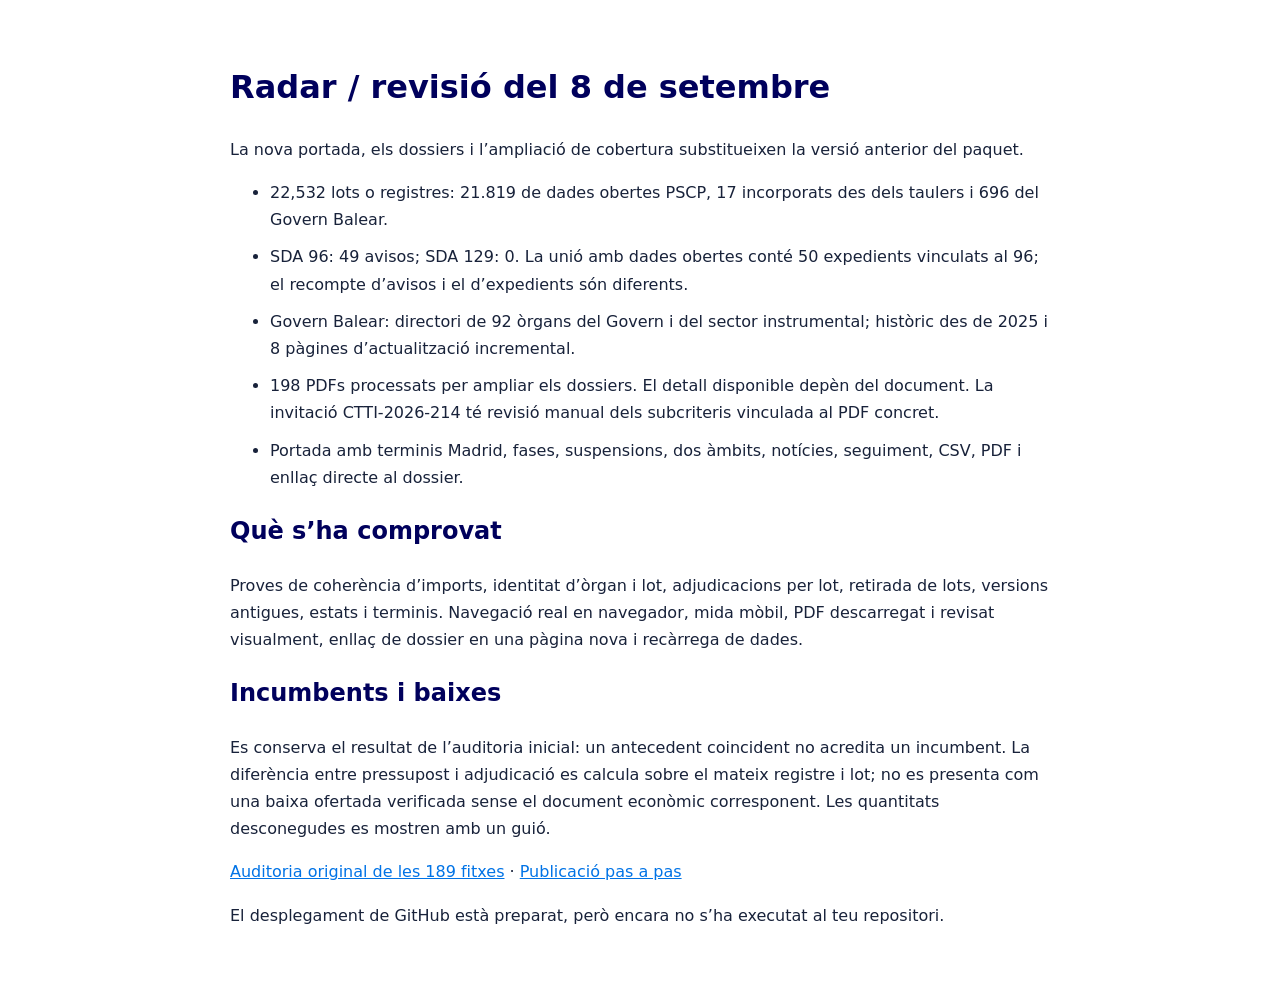
<file: guies/Revisio-Radar.html>
<!doctype html><html lang="ca"><meta charset="utf-8"><meta name="viewport" content="width=device-width,initial-scale=1"><title>Revisió del Radar</title><style>body{font:16px/1.7 system-ui;max-width:820px;margin:60px auto;padding:0 24px;color:#18223a}h1,h2{color:#00005c}a{color:#0073e6}li{margin:10px 0}</style><body><h1>Radar / revisió del 8 de setembre</h1><p>La nova portada, els dossiers i l’ampliació de cobertura substitueixen la versió anterior del paquet.</p><ul><li>22,532 lots o registres: 21.819 de dades obertes PSCP, 17 incorporats des dels taulers i 696 del Govern Balear.</li><li>SDA 96: 49 avisos; SDA 129: 0. La unió amb dades obertes conté 50 expedients vinculats al 96; el recompte d’avisos i el d’expedients són diferents.</li><li>Govern Balear: directori de 92 òrgans del Govern i del sector instrumental; històric des de 2025 i 8 pàgines d’actualització incremental.</li><li>198 PDFs processats per ampliar els dossiers. El detall disponible depèn del document. La invitació CTTI-2026-214 té revisió manual dels subcriteris vinculada al PDF concret.</li><li>Portada amb terminis Madrid, fases, suspensions, dos àmbits, notícies, seguiment, CSV, PDF i enllaç directe al dossier.</li></ul><h2>Què s’ha comprovat</h2><p>Proves de coherència d’imports, identitat d’òrgan i lot, adjudicacions per lot, retirada de lots, versions antigues, estats i terminis. Navegació real en navegador, mida mòbil, PDF descarregat i revisat visualment, enllaç de dossier en una pàgina nova i recàrrega de dades.</p><h2>Incumbents i baixes</h2><p>Es conserva el resultat de l’auditoria inicial: un antecedent coincident no acredita un incumbent. La diferència entre pressupost i adjudicació es calcula sobre el mateix registre i lot; no es presenta com una baixa ofertada verificada sense el document econòmic corresponent. Les quantitats desconegudes es mostren amb un guió.</p><p><a href="Auditoria-Radar-CTTI.html">Auditoria original de les 189 fitxes</a> · <a href="Publicar-a-GitHub.html">Publicació pas a pas</a></p><p>El desplegament de GitHub està preparat, però encara no s’ha executat al teu repositori.</p></body></html>
</file>
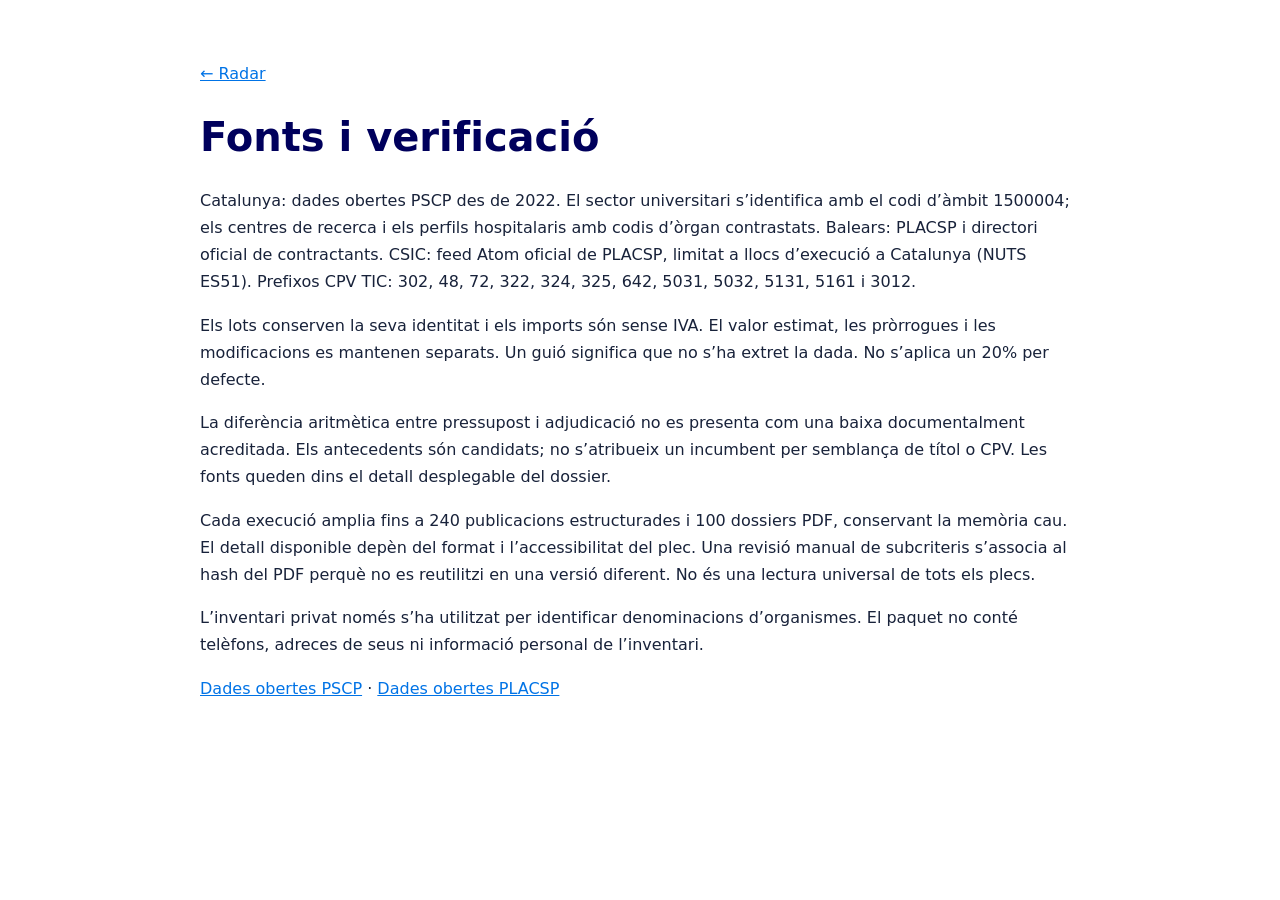
<file: site/metodologia.html>
<!doctype html><html lang="ca"><meta charset="utf-8"><meta name="viewport" content="width=device-width,initial-scale=1"><title>Fonts i metodologia</title><style>body{font:16px/1.7 system-ui;color:#18223a;max-width:880px;margin:60px auto;padding:0 24px}h1,h2{color:#00005c}h1{font-size:40px;line-height:1.15}h2{margin-top:38px}a{color:#0073e6}pre{white-space:pre-wrap;background:#f1f3f9;padding:22px;font-size:13px}li{margin:12px 0}.tag{font-size:12px;letter-spacing:2px;color:#0073e6}button{background:#00005c;color:white;border:0;padding:14px 22px;cursor:pointer}</style><body><a href="index.html">← Radar</a><h1>Fonts i verificació</h1><p>Catalunya: dades obertes PSCP des de 2022. El sector universitari s’identifica amb el codi d’àmbit 1500004; els centres de recerca i els perfils hospitalaris amb codis d’òrgan contrastats. Balears: PLACSP i directori oficial de contractants. CSIC: feed Atom oficial de PLACSP, limitat a llocs d’execució a Catalunya (NUTS ES51). Prefixos CPV TIC: 302, 48, 72, 322, 324, 325, 642, 5031, 5032, 5131, 5161 i 3012.</p><p>Els lots conserven la seva identitat i els imports són sense IVA. El valor estimat, les pròrrogues i les modificacions es mantenen separats. Un guió significa que no s’ha extret la dada. No s’aplica un 20% per defecte.</p><p>La diferència aritmètica entre pressupost i adjudicació no es presenta com una baixa documentalment acreditada. Els antecedents són candidats; no s’atribueix un incumbent per semblança de títol o CPV. Les fonts queden dins el detall desplegable del dossier.</p><p>Cada execució amplia fins a 240 publicacions estructurades i 100 dossiers PDF, conservant la memòria cau. El detall disponible depèn del format i l’accessibilitat del plec. Una revisió manual de subcriteris s’associa al hash del PDF perquè no es reutilitzi en una versió diferent. No és una lectura universal de tots els plecs.</p><p>L’inventari privat només s’ha utilitzat per identificar denominacions d’organismes. El paquet no conté telèfons, adreces de seus ni informació personal de l’inventari.</p><p><a href="https://analisi.transparenciacatalunya.cat/d/ybgg-dgi6">Dades obertes PSCP</a> · <a href="https://www.hacienda.gob.es/es-es/gobiernoabierto/datos%20abiertos/paginas/licitacionescontratante.aspx">Dades obertes PLACSP</a></p></body></html>
</file>
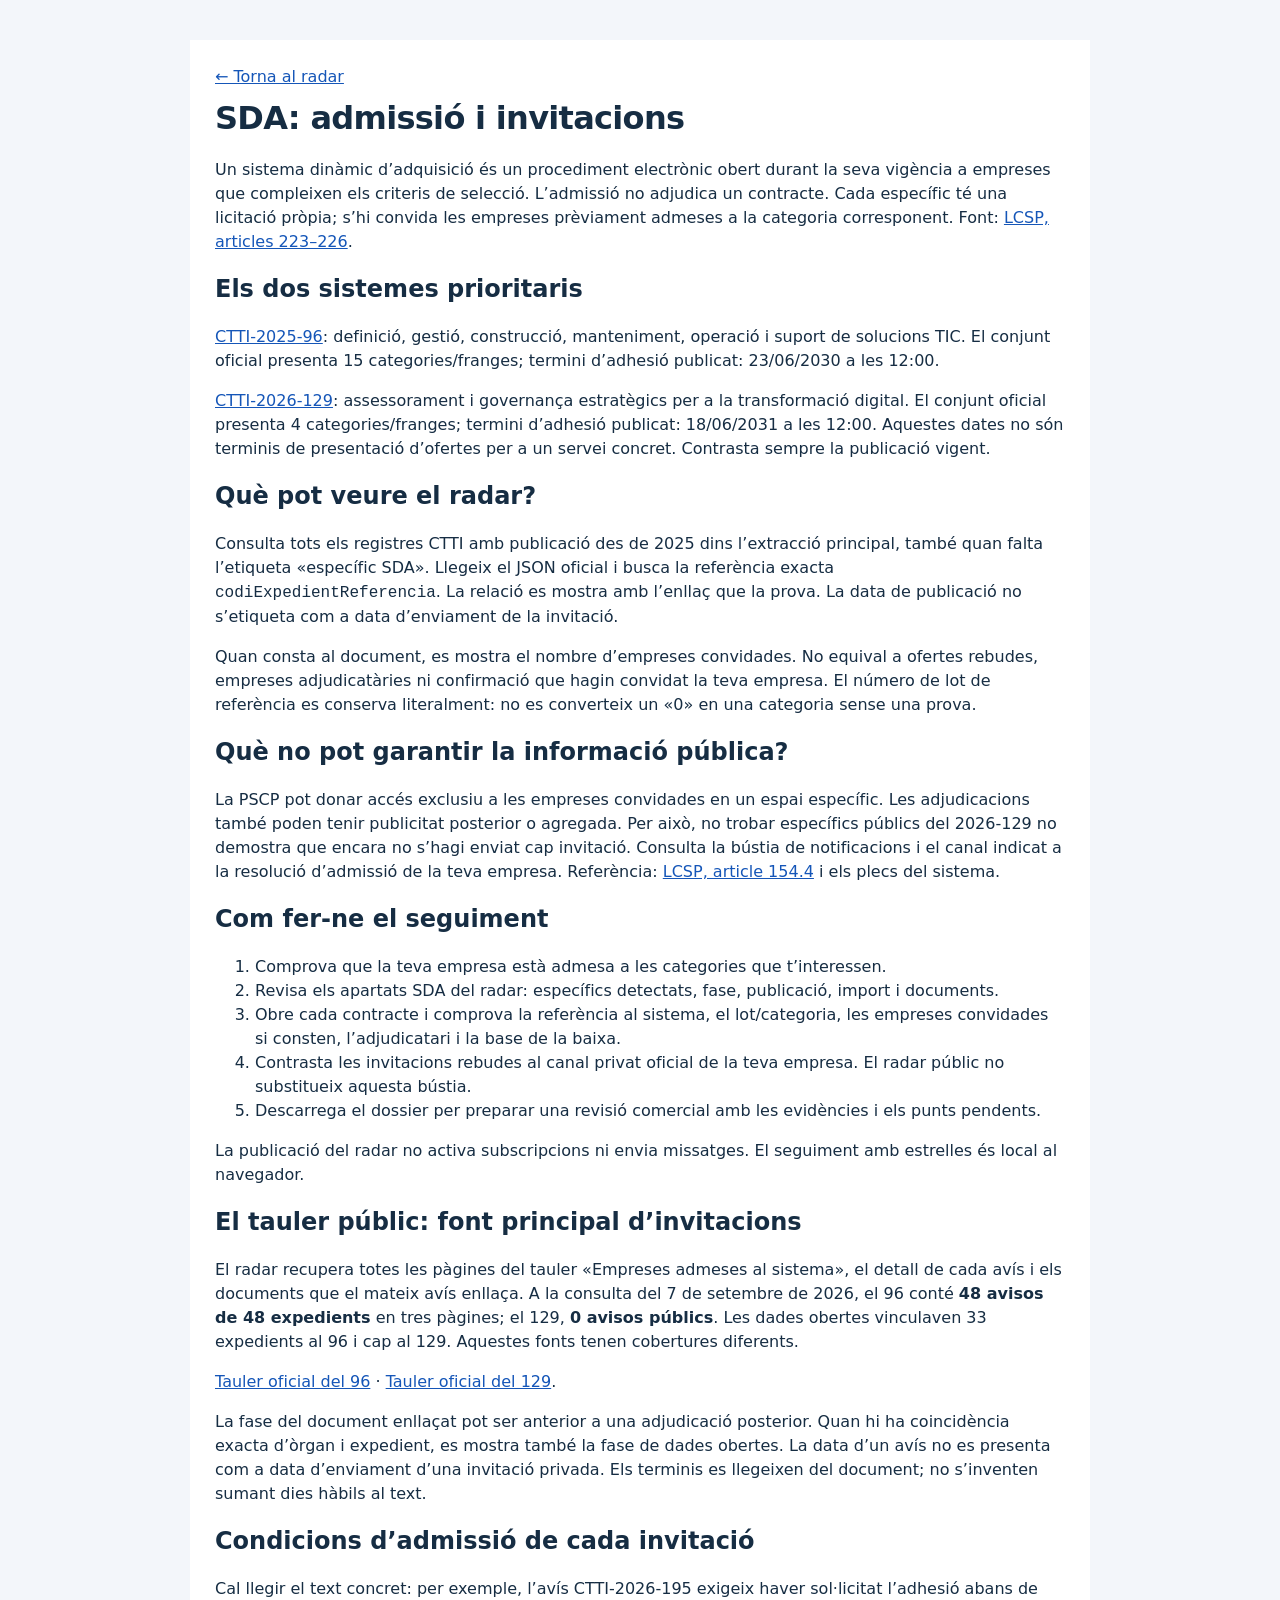
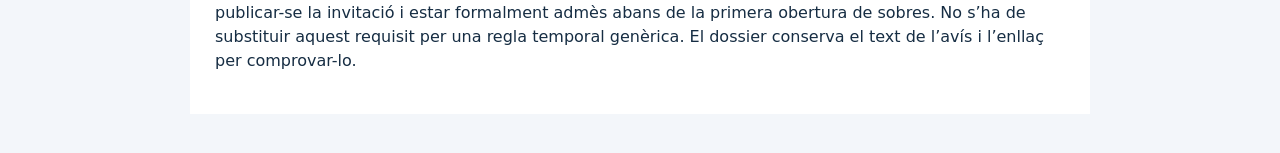
<file: site/sda.html>
<!doctype html><html lang="ca"><head><meta charset="utf-8"><meta name="viewport" content="width=device-width,initial-scale=1"><title>SDA del CTTI · Guia de seguiment</title><link rel="stylesheet" href="style.css"></head><body><main class="document"><a href="index.html">← Torna al radar</a><h1>SDA: admissió i invitacions</h1><p>Un sistema dinàmic d’adquisició és un procediment electrònic obert durant la seva vigència a empreses que compleixen els criteris de selecció. L’admissió no adjudica un contracte. Cada específic té una licitació pròpia; s’hi convida les empreses prèviament admeses a la categoria corresponent. Font: <a href="https://www.boe.es/eli/es/l/2017/11/08/9/con#art226">LCSP, articles 223–226</a>.</p><h2>Els dos sistemes prioritaris</h2><p><a href="https://contractaciopublica.cat/ca/detall-publicacio/43ced24f-d1ae-4950-88cb-51ac72424929/300448472">CTTI-2025-96</a>: definició, gestió, construcció, manteniment, operació i suport de solucions TIC. El conjunt oficial presenta 15 categories/franges; termini d’adhesió publicat: 23/06/2030 a les 12:00.</p><p><a href="https://contractaciopublica.cat/ca/detall-publicacio/f20be25b-2eef-42f5-ab76-2bd33b9bbb22/300807097">CTTI-2026-129</a>: assessorament i governança estratègics per a la transformació digital. El conjunt oficial presenta 4 categories/franges; termini d’adhesió publicat: 18/06/2031 a les 12:00. Aquestes dates no són terminis de presentació d’ofertes per a un servei concret. Contrasta sempre la publicació vigent.</p><h2>Què pot veure el radar?</h2><p>Consulta tots els registres CTTI amb publicació des de 2025 dins l’extracció principal, també quan falta l’etiqueta «específic SDA». Llegeix el JSON oficial i busca la referència exacta <code>codiExpedientReferencia</code>. La relació es mostra amb l’enllaç que la prova. La data de publicació no s’etiqueta com a data d’enviament de la invitació.</p><p>Quan consta al document, es mostra el nombre d’empreses convidades. No equival a ofertes rebudes, empreses adjudicatàries ni confirmació que hagin convidat la teva empresa. El número de lot de referència es conserva literalment: no es converteix un «0» en una categoria sense una prova.</p><h2>Què no pot garantir la informació pública?</h2><p>La PSCP pot donar accés exclusiu a les empreses convidades en un espai específic. Les adjudicacions també poden tenir publicitat posterior o agregada. Per això, no trobar específics públics del 2026-129 no demostra que encara no s’hagi enviat cap invitació. Consulta la bústia de notificacions i el canal indicat a la resolució d’admissió de la teva empresa. Referència: <a href="https://www.boe.es/eli/es/l/2017/11/08/9/con#art154">LCSP, article 154.4</a> i els plecs del sistema.</p><h2>Com fer-ne el seguiment</h2><ol><li>Comprova que la teva empresa està admesa a les categories que t’interessen.</li><li>Revisa els apartats SDA del radar: específics detectats, fase, publicació, import i documents.</li><li>Obre cada contracte i comprova la referència al sistema, el lot/categoria, les empreses convidades si consten, l’adjudicatari i la base de la baixa.</li><li>Contrasta les invitacions rebudes al canal privat oficial de la teva empresa. El radar públic no substitueix aquesta bústia.</li><li>Descarrega el dossier per preparar una revisió comercial amb les evidències i els punts pendents.</li></ol><p>La publicació del radar no activa subscripcions ni envia missatges. El seguiment amb estrelles és local al navegador.</p><h2>El tauler públic: font principal d’invitacions</h2><p>El radar recupera totes les pàgines del tauler «Empreses admeses al sistema», el detall de cada avís i els documents que el mateix avís enllaça. A la consulta del 7 de setembre de 2026, el 96 conté <b>48 avisos de 48 expedients</b> en tres pàgines; el 129, <b>0 avisos públics</b>. Les dades obertes vinculaven 33 expedients al 96 i cap al 129. Aquestes fonts tenen cobertures diferents.</p><p><a href="https://contractaciopublica.cat/ca/tauler-avisos/empreses-admeses-sistema/43ced24f-d1ae-4950-88cb-51ac72424929?page=0">Tauler oficial del 96</a> · <a href="https://contractaciopublica.cat/ca/tauler-avisos/empreses-admeses-sistema/f20be25b-2eef-42f5-ab76-2bd33b9bbb22?page=0">Tauler oficial del 129</a>.</p><p>La fase del document enllaçat pot ser anterior a una adjudicació posterior. Quan hi ha coincidència exacta d’òrgan i expedient, es mostra també la fase de dades obertes. La data d’un avís no es presenta com a data d’enviament d’una invitació privada. Els terminis es llegeixen del document; no s’inventen sumant dies hàbils al text.</p><h2>Condicions d’admissió de cada invitació</h2><p>Cal llegir el text concret: per exemple, l’avís CTTI-2026-195 exigeix haver sol·licitat l’adhesió abans de publicar-se la invitació i estar formalment admès abans de la primera obertura de sobres. No s’ha de substituir aquest requisit per una regla temporal genèrica. El dossier conserva el text de l’avís i l’enllaç per comprovar-lo.</p></main></body></html>
</file>
<file: site/workspace.css>
@import url('https://fonts.googleapis.com/css2?family=DM+Sans:wght@400;450;500;550;600;650;700&family=IBM+Plex+Mono:wght@400;500&display=swap');
:root{--navy:#00005c;--blue:#0073e6;--ink:#151821;--muted:#747985;--paper:#f6f7f9;--line:#dce0e8;--mono:'IBM Plex Mono',monospace;--sans:'DM Sans',system-ui,sans-serif;--green:#14734d;--orange:#a85b12;--red:#c13136}*{box-sizing:border-box}body{margin:0;color:var(--ink);background:white;font:15px/1.5 var(--sans)}button,input,select{font:inherit}button{cursor:pointer;border:0;background:none;color:inherit}button:disabled{opacity:.4;cursor:default}button:focus-visible,a:focus-visible,input:focus-visible,select:focus-visible,summary:focus-visible{outline:2px solid var(--blue);outline-offset:4px}a{color:var(--navy);text-decoration:none}a:hover{text-decoration:underline}button:hover{color:var(--blue)}[hidden]{display:none!important}.topbar{height:86px;display:flex;align-items:center;justify-content:space-between;padding:0 40px;background:#fff;position:sticky;top:0;z-index:5;border-bottom:1px solid #edf0f5}.brand{display:flex;align-items:center;gap:13px}.brand:hover{text-decoration:none}.brand-symbol{font-size:46px;line-height:1;font-weight:700;letter-spacing:-6px;color:var(--navy);width:43px}.brand-symbol span{font-size:28px;position:relative;top:-10px;left:-2px}.brand strong{font-size:27px;font-weight:650;letter-spacing:-1px}.brand strong>span{font-family:var(--mono);display:block;font-size:9px;letter-spacing:1.6px;text-transform:uppercase;color:var(--muted);margin-top:-3px}.top-right{display:flex;align-items:center;gap:9px;font:11px var(--mono);color:var(--muted)}.live-dot{width:6px;height:6px;border-radius:50%;background:var(--blue)}.icon-button{width:38px;height:38px;font-size:23px;display:inline-grid;place-items:center;border-radius:50%}.icon-button:hover{background:var(--paper)}.shell{display:grid;grid-template-columns:222px minmax(0,1fr)}aside{padding:34px 20px 20px 27px;border-right:1px solid #edf0f5;position:sticky;top:86px;height:calc(100dvh - 86px);display:flex;flex-direction:column}.nav-caption{font:9px var(--mono);letter-spacing:1.3px;color:#969aa4;padding:0 12px 16px}.nav-caption.second{margin-top:42px}nav{display:grid;gap:5px}nav button{display:flex;align-items:center;text-align:left;gap:11px;padding:12px;border-radius:3px;font-size:13px;white-space:nowrap}nav button>span{font:10px var(--mono);color:#9b9da7}nav button.selected{background:#f0f3fb;color:var(--navy);font-weight:600}nav button.selected>span{color:var(--blue)}nav button>i,nav button>b{margin-left:auto;font-style:normal;font:11px var(--mono)}.sidebar-bottom{margin-top:auto;padding:30px 12px 0}.coordinate{font:10px/1.9 var(--mono);color:#a0a4ad;display:block;margin-bottom:22px}.text-button{font-size:12px;padding:6px 0;color:var(--muted)}main{padding:28px 48px 22px;min-width:0;max-width:1700px;width:100%;margin:auto}.worlds{display:flex;gap:30px;align-items:center;margin-bottom:44px}.worlds>button{text-align:left;padding:10px 0 10px 15px;position:relative;color:#888d98;font-size:14px;font-weight:550}.worlds>button:before{content:'';position:absolute;left:0;top:16px;width:5px;height:5px;border:1px solid #aeb5c4;border-radius:50%}.worlds>button.active{color:var(--navy)}.worlds>button.active:before{background:var(--blue);border-color:var(--blue);box-shadow:0 0 0 4px #eaf3fe}.worlds span{display:block;font-size:10px;font-weight:400;margin-top:3px;color:var(--muted)}.worlds .world-all{font-size:11px;margin-left:auto;padding-left:0}.worlds .world-all:before{display:none}.page-heading{display:flex;align-items:end;justify-content:space-between;gap:25px;margin-bottom:31px}.eyebrow{font:9px var(--mono);letter-spacing:1.8px;color:var(--blue);margin-bottom:13px}h1{font-weight:500;font-size:clamp(32px,3.8vw,56px);line-height:1.08;letter-spacing:-2px;margin:0}h1 em{font-style:normal;color:#858995}.page-date{font:11px/1.8 var(--mono);color:var(--muted);text-align:right;padding-bottom:4px}.kpi-strip{display:flex;margin:30px 0 35px}.kpi{flex:1;text-align:left;padding:0 22px;border-left:1px solid var(--line)}.kpi:first-child{padding-left:0;border:0}.kpi-number{font-size:34px;letter-spacing:-1px;line-height:1.2;font-weight:500;color:var(--navy)}.kpi-label{display:block;font-size:11px;color:var(--muted);margin-top:6px}.kpi-number small{font:11px var(--mono);margin-left:9px;color:var(--blue)}.spotlight-grid{display:grid;grid-template-columns:repeat(3,minmax(0,1fr));gap:1px;margin-bottom:37px;background:#dfe4ee}.spot-card{background:#f1f4fa;min-height:197px;padding:23px 24px;cursor:pointer;position:relative;text-align:left}.spot-card:first-child{background:var(--navy);color:white}.spot-card:hover{background:#e8edf8;color:inherit}.spot-card:first-child:hover{background:#09096d;color:white}.spot-top{font:9px var(--mono);letter-spacing:1px;text-transform:uppercase;display:flex;justify-content:space-between;color:#78849f}.spot-card:first-child .spot-top{color:#b0bde4}.spot-card h3{font-size:16px;font-weight:500;line-height:1.4;margin:17px 0 23px;max-width:85%}.spot-bottom{display:flex;align-items:end;justify-content:space-between}.spot-count{font:500 34px/1 var(--mono);letter-spacing:-2px}.spot-count small{font:10px var(--sans);letter-spacing:0;display:inline-block;margin-left:6px;color:var(--muted)}.spot-card:first-child .spot-count small{color:#b0bde4}.spot-price{font:11px var(--mono);color:var(--muted)}.spot-card:first-child .spot-price{color:#d4dcf4}.section-heading{display:flex;justify-content:space-between;align-items:center;margin:0 0 13px}.section-heading h2{font-size:18px;font-weight:500;letter-spacing:-.4px;margin:0}.filter-bar{display:flex;gap:12px;align-items:center;flex-wrap:wrap;padding:12px 0 15px}.search-box{display:flex;align-items:center;gap:9px;flex:1;min-width:230px}.search-box>span{font-size:25px;color:var(--muted)}input,select{border:0;background:#f7f8fa;color:var(--ink);padding:10px 12px;border-radius:3px;min-height:40px;font-size:12px}input{width:100%;background:transparent;padding-left:0}select{max-width:225px}.result-count{font:10px var(--mono);color:#9397a0;display:flex;justify-content:space-between;margin:4px 0 12px}.tender-row{display:grid;grid-template-columns:30px minmax(230px,1.9fr) minmax(110px,1fr) 118px 100px 35px;gap:18px;align-items:center;min-height:103px;padding:15px 10px 15px 0;border-top:1px solid #eef0f4;transition:background .15s}.tender-row:hover{background:#f8f9fc}.row-no{font:10px var(--mono);color:#b2b5bd}.row-main{min-width:0}.row-title{font:500 15px/1.45 var(--sans);text-align:left;padding:0;display:block;color:var(--ink);overflow-wrap:anywhere}.row-meta{display:flex;gap:9px;flex-wrap:wrap;margin-top:6px;font:9px var(--mono);color:#9296a0}.row-meta .new{color:var(--blue)}.row-organ{font-size:11px;color:#6c7482;line-height:1.5;overflow-wrap:anywhere}.row-amount{font:12px var(--mono);text-align:right;color:var(--navy)}.row-amount small{font:9px var(--sans);color:var(--muted);display:block;margin-top:5px}.countdown{border-left:1px solid var(--line);padding-left:18px;color:var(--green)}.countdown strong{font:500 27px/1 var(--mono);letter-spacing:-1px}.countdown small{display:block;font-size:10px;margin-top:5px}.countdown.warn{color:var(--orange)}.countdown.urgent{color:var(--red)}.countdown.status{color:var(--muted)}.countdown.status strong{font:500 10px/1.5 var(--sans);letter-spacing:0}.save{font-size:23px;color:#a2a8b5;padding:4px}.save.on{color:var(--blue)}.empty{background:var(--paper);padding:45px 25px;color:var(--muted);font-size:14px;text-align:center}.news-grid{display:grid;grid-template-columns:repeat(2,minmax(0,1fr));gap:0 35px}.news-card{padding:25px 0;border-top:1px solid var(--line)}.news-meta{font:9px var(--mono);color:var(--muted);display:flex;gap:15px}.news-card h3{font-weight:500;font-size:19px;line-height:1.4;letter-spacing:-.4px;margin:12px 0}.news-card a{display:block}.news-link{font-size:12px;color:var(--blue)}#pagination{display:flex;justify-content:center;align-items:center;gap:20px;font:11px var(--mono);margin:25px 0}#pagination button{padding:12px;color:var(--navy)}footer{display:flex;justify-content:space-between;gap:20px;font:8px var(--mono);letter-spacing:1px;color:#a0a5ae;margin-top:45px;padding:18px 0}.sda-intro{font-size:12px;display:flex;justify-content:space-between;gap:15px;margin:10px 0 24px;color:var(--muted)}.sda-intro a{color:var(--blue)}dialog{border:0;padding:0;width:min(1020px,96vw);max-height:94dvh;color:var(--ink);box-shadow:0 20px 100px #00005c25;background:white}dialog::backdrop{background:#11152b66;backdrop-filter:blur(4px)}.dossier-toolbar{position:sticky;top:0;z-index:3;display:flex;align-items:center;justify-content:space-between;padding:15px 32px;background:white;border-bottom:1px solid #eef0f4;font:10px var(--mono);color:var(--muted)}.dossier-toolbar b{font-weight:400;color:var(--navy)}#dossier-content{padding:30px 42px 40px}.dossier-heading{display:flex;gap:25px;justify-content:space-between;align-items:start}.dossier-heading h2{font-size:32px;line-height:1.15;font-weight:500;letter-spacing:-1px;margin:8px 0 13px;max-width:710px}.dossier-organ{font-size:12px;color:var(--muted);margin:0 0 15px}.dossier-actions{display:flex;gap:9px;flex-wrap:wrap;margin:22px 0 30px}.action{padding:10px 15px;font-size:12px;background:var(--paper);color:var(--navy);border-radius:3px;display:inline-flex;align-items:center;gap:8px}.action.primary{background:var(--navy);color:white}.action:hover{background:#e5eaf5;color:var(--navy);text-decoration:none}.dossier-summary{font-size:14px;line-height:1.65;max-width:800px;color:#555f71}.dossier-section{margin-top:32px}.section-number{font:9px var(--mono);color:var(--blue);margin-right:12px}.dossier-section h3{font-size:17px;font-weight:500;letter-spacing:-.4px;margin:0 0 19px}.economy-grid{display:grid;grid-template-columns:repeat(3,minmax(0,1fr));gap:20px;margin:24px 0}.economy-grid>div{border-left:1px solid var(--line);padding-left:17px}.economy-grid span{font-size:11px;color:var(--muted);display:block;margin-bottom:8px}.economy-grid strong{font:500 18px var(--mono);color:var(--navy)}.facts-grid{display:grid;grid-template-columns:1fr 1fr;gap:18px 28px}.fact{font-size:13px;line-height:1.6}.fact span{display:block;font-size:10px;color:var(--muted);margin-bottom:5px}.score-bar{display:flex;height:7px;width:100%;background:#edf0f8;gap:2px;margin:15px 0 18px}.score-segment{background:var(--navy);min-width:1px}.score-segment.automatic{background:#7b91c8}.score-segment.price{background:var(--blue)}.score-group{margin:19px 0}.score-label{display:flex;justify-content:space-between;font-size:13px;font-weight:550;gap:15px}.score-label b{font:500 16px var(--mono);color:var(--navy)}.score-child{display:flex;justify-content:space-between;gap:15px;font-size:12px;color:#647086;margin:8px 0;padding-left:16px;border-left:1px solid var(--line)}.score-child b{font:11px var(--mono);white-space:nowrap;font-weight:400}.dossier-section ul{padding-left:18px;font-size:12px;color:#5f6a7d;line-height:1.7}.dossier-section li{margin-bottom:9px}.evidence-details{margin-top:28px;font-size:11px;color:var(--muted)}summary{cursor:pointer;padding:10px 0;color:#747e92}.evidence-details p{overflow-wrap:anywhere}.evidence-details a{color:var(--blue)}.history-card{padding:17px 0;border-top:1px solid #e6eaf1}.history-card h4{margin:0 0 7px;font-size:13px;font-weight:500}.history-card p{margin:4px 0;font-size:12px;color:var(--muted)}.share-options{display:flex;gap:8px;flex-wrap:wrap;background:var(--paper);padding:12px;margin-top:-15px}.muted{color:var(--muted)}#settings{max-width:690px;padding:36px}.close-settings{position:absolute;right:15px;top:15px}#settings h2{font-size:28px;font-weight:500;letter-spacing:-1px}#settings p,#settings li{font-size:13px;color:var(--muted);line-height:1.7}#settings a{color:var(--blue)}#toast{position:fixed;bottom:24px;left:50%;transform:translateX(-50%);background:var(--navy);color:white;padding:13px 22px;font-size:12px;z-index:30;display:none;max-width:90vw}#status-message{padding:12px 16px;font-size:12px;background:#f1f4fa;color:var(--navy);margin:12px 0}.mobile-only{display:none}.skip{position:absolute;top:-70px;left:20px;z-index:50;background:white;padding:10px}.skip:focus{top:10px}.busy{animation:spin 1.4s linear infinite}@keyframes spin{to{transform:rotate(360deg)}}
@media(max-width:1180px){.shell{grid-template-columns:185px minmax(0,1fr)}aside{padding-left:14px;padding-right:12px}main{padding:25px 28px}.tender-row{grid-template-columns:20px minmax(190px,1.8fr) minmax(80px,1fr) 104px 80px 26px;gap:12px}.countdown{padding-left:12px}.worlds{gap:20px}.spot-card{padding:20px}.spot-price{font-size:10px}.worlds span{font-size:9px}}
@media(max-width:920px){.tender-row{grid-template-columns:minmax(150px,1fr) 105px 85px 25px}.row-no{display:none}.row-organ{grid-column:1;grid-row:2;margin-top:-10px}.row-amount{grid-column:2;grid-row:1 / span 2}.countdown{grid-column:3;grid-row:1 / span 2}.save{grid-column:4;grid-row:1 / span 2}.spotlight-grid{grid-template-columns:repeat(2,minmax(0,1fr))}.spot-card:nth-child(3){display:none}.worlds{flex-wrap:wrap;margin-bottom:28px}.worlds .world-all{display:none}.worlds>button{flex:1}.page-date{display:none}.kpi{padding:0 13px}.kpi-number{font-size:29px}.news-grid{grid-template-columns:1fr}}
@media(max-width:700px){.topbar{height:72px;padding:0 21px}.top-right{font-size:9px;gap:5px}.brand strong{font-size:25px}.brand-symbol{font-size:40px;width:35px}.brand-symbol span{font-size:24px}.shell{display:block}aside{display:none;position:fixed;z-index:10;top:72px;background:white;width:100%;height:calc(100dvh - 72px);padding:25px}aside.open{display:flex}.mobile-only{display:inline-grid}main{padding:20px}.worlds{gap:16px;margin-bottom:29px}.worlds>button{font-size:12px;padding-left:13px}.worlds span{font-size:8px;max-width:160px}.page-heading{margin-bottom:25px}h1{font-size:37px;letter-spacing:-1.4px}.eyebrow{font-size:8px;letter-spacing:1.4px}.kpi-strip{margin:25px 0 28px}.kpi{padding:0 10px}.kpi-number{font-size:25px}.kpi-label{font-size:9px}.kpi-number small{display:none}.spot-card{padding:18px 16px;min-height:200px}.spot-card h3{font-size:13px;max-width:100%;margin:15px 0 20px}.spot-top{font-size:8px;letter-spacing:0}.spot-count{font-size:29px}.spot-bottom{display:block}.spot-price{margin-top:9px}.spotlight-grid{margin-bottom:27px}.section-heading h2{font-size:17px}.search-box{min-width:100%;flex-basis:100%}.filter-bar{gap:7px;padding-top:2px}select{font-size:10px;max-width:48%;min-height:35px;padding:8px}.tender-row{grid-template-columns:minmax(120px,1fr) 85px 62px 20px;gap:9px;min-height:114px;padding-right:0}.row-title{font-size:13px}.row-meta{font-size:8px;gap:5px}.row-organ{font-size:10px}.row-amount{font-size:10px}.row-amount small{font-size:8px}.countdown{padding-left:10px}.countdown strong{font-size:24px}.countdown small{font-size:9px}.save{font-size:21px}footer{font-size:7px;gap:10px}.economy-grid{grid-template-columns:1fr 1fr;gap:20px 12px}.economy-grid strong{font-size:15px}.facts-grid{grid-template-columns:1fr}.dossier-heading h2{font-size:26px}.dossier-toolbar{padding:10px 18px;font-size:9px}#dossier-content{padding:22px 23px}dialog{width:100%;max-width:100%;max-height:100dvh;height:100dvh;margin:0}.dossier-heading .countdown{min-width:75px}.dossier-actions{gap:6px}.action{font-size:11px;padding:10px 12px}.score-child{font-size:11px}#settings{height:auto;max-height:95dvh;margin:auto;padding:28px}.news-card h3{font-size:17px}}
@media(prefers-reduced-motion:reduce){*{animation:none!important;transition:none!important}}@media print{.topbar,.shell,.dossier-toolbar,.dossier-actions,.share-options,.evidence-details,#toast{display:none!important}dialog[open]{display:block;position:static;width:100%;height:auto;max-height:none;box-shadow:none;margin:0}dialog::backdrop{display:none}#dossier-content{padding:10px}.dossier-section{break-inside:avoid}.economy-grid{grid-template-columns:repeat(3,1fr)}}

.news-section{margin:25px 0 44px}.news-section-heading{display:flex;justify-content:space-between;align-items:center;gap:20px;margin-bottom:8px}.news-section-heading h2{font-size:24px;letter-spacing:-.6px;font-weight:500;margin:0}.news-section-heading p{font-size:11px;color:var(--muted);margin:4px 0 0}.news-section-heading>span{font:12px var(--mono);color:var(--blue)}.news-summary{font-size:13px;line-height:1.7;color:#525f73;margin:12px 0 17px}.news-card h3 a{color:inherit}.news-priority{padding:25px 28px;background:#f1f4fa;border-left:2px solid var(--blue)}.news-priority .news-section-heading h2{color:var(--navy)}.news-priority .news-card{border-top-color:#d6ddeb}.news-section .news-link{display:inline-block}#news-scope{max-width:270px}@media(max-width:600px){.news-priority{padding:20px 17px}.news-section-heading h2{font-size:21px}.news-section .news-meta{flex-wrap:wrap;gap:5px 12px}.news-section .news-card h3{font-size:19px}}

@media(max-width:920px){.worlds>button{flex:1 1 30%;min-width:145px}}@media(max-width:700px){.worlds>button{flex:1 1 45%;min-width:140px}}

.news-topic{color:var(--blue);font-size:10px}
</file>
<file: site/style.css>
:root{color-scheme:light;--ink:#162d43;--muted:#536779;--line:#dce4ec;--blue:#1556b8;--bg:#f3f6fa;--nav:#132d46;--green:#096647;--amber:#8c5005}*{box-sizing:border-box}body{margin:0;font:16px/1.5 system-ui,-apple-system,Segoe UI,sans-serif;background:var(--bg);color:var(--ink)}button,input,select{font:inherit}button,select{cursor:pointer}button{background:white;border:1px solid var(--line);border-radius:7px;color:var(--ink);padding:9px 13px}button:hover{border-color:var(--blue);color:var(--blue)}button:focus-visible,a:focus-visible,input:focus-visible,select:focus-visible,summary:focus-visible{outline:3px solid #dc8e12;outline-offset:3px}a{color:var(--blue)}header{background:white;border-bottom:1px solid var(--line);padding:18px 30px;display:flex;align-items:center;justify-content:space-between;gap:20px}.brand{display:flex;align-items:center;gap:13px}.mark{color:var(--blue);font-size:40px}.brand strong{font-size:24px;letter-spacing:2px}.brand em{font-style:normal;color:var(--blue)}.brand small{display:block;font-size:13px;color:var(--muted)}.head-actions{display:flex;align-items:center;gap:15px;font-size:14px}.layout{display:grid;grid-template-columns:248px minmax(0,1fr);min-height:calc(100vh - 95px)}aside{background:var(--nav);color:#d9e6f4;padding:28px 16px}.aside-label{font-size:12px;letter-spacing:1.5px;color:#a6bfd5;margin:0 14px 18px}nav{display:grid;gap:6px}nav button{display:flex;justify-content:space-between;text-align:left;background:transparent;color:#dae7f4;border-color:transparent;padding:12px;font-size:14px}nav button:hover,nav button.active{color:white;background:#264b6b;border-color:#456580}nav span{font-variant-numeric:tabular-nums;color:#bdd2e6}.aside-note{margin:38px 14px 0;font-size:14px;border-top:1px solid #496077;padding-top:22px}.aside-note p{color:#b6cada}.aside-note a{color:#afceff}main{padding:30px 36px;max-width:1700px;min-width:0}.title-row{display:flex;align-items:center;justify-content:space-between;gap:20px}.eyebrow{font-size:12px;font-weight:700;color:var(--blue);letter-spacing:1.5px}h1{font-size:30px;letter-spacing:-.7px;margin:5px 0}h2{line-height:1.3}h3{font-size:18px}.title-row p{margin:3px 0 22px;color:var(--muted)}.stats{display:grid;grid-template-columns:repeat(4,1fr);gap:14px;margin:10px 0 23px}.stat{background:white;border:1px solid var(--line);padding:16px 20px;border-radius:8px}.stat strong{display:block;font-size:28px;letter-spacing:-.6px}.stat span{font-size:14px;color:var(--muted)}.filters{background:white;border:1px solid var(--line);border-radius:8px;padding:18px;display:flex;gap:14px;flex-wrap:wrap;align-items:end}.filters label{display:grid;gap:5px;font-size:14px;font-weight:600}.filters .search{flex:1;min-width:240px}input,select{border:1px solid #b8c8d8;background:white;color:var(--ink);padding:10px;border-radius:6px;min-height:43px}.filters input[type=number]{width:145px}.filters label.check{display:flex;align-items:center;gap:7px;font-weight:400;min-height:40px}.check input{min-height:auto;accent-color:var(--blue);width:17px;height:17px}.results-label{display:flex;justify-content:space-between;align-items:center;gap:15px;margin:20px 0 12px;color:var(--muted);font-size:14px}.results-label select{padding:5px;min-height:32px}.card{background:white;border:1px solid var(--line);border-left:4px solid #3379c7;border-radius:8px;margin-bottom:14px;padding:20px 22px}.card-top{display:flex;justify-content:space-between;gap:15px;font-size:13px;color:var(--muted)}.card h2{font-size:18px;font-weight:650;margin:11px 0 14px;max-width:1000px}.badges{display:flex;gap:7px;flex-wrap:wrap}.badge{display:inline-block;border-radius:4px;background:#edf2f7;padding:3px 8px;font-size:12px;color:#344e67}.badge.good{background:#e0f3ea;color:var(--green)}.badge.warn{background:#fff0d5;color:var(--amber)}.badge.urgent{background:#ffe7e8;color:#a01b2e}.metrics{display:grid;grid-template-columns:repeat(4,1fr);gap:15px;border-top:1px solid #e7edf2;margin-top:16px;padding-top:15px}.metrics span{display:block;font-size:13px;color:var(--muted)}.metrics strong{display:block;font-size:18px;font-weight:650}.card-foot{margin-top:15px;display:flex;align-items:center;justify-content:space-between;gap:12px;flex-wrap:wrap}.card-foot div{display:flex;gap:9px}.primary{background:var(--blue);color:white;border-color:var(--blue)}.primary:hover{background:#10458e;color:white}.card-foot a{font-size:14px}.empty{padding:40px;background:white;border:1px dashed #9eb2c6;border-radius:8px;color:var(--muted);text-align:center}.notice{padding:13px 17px;background:#fff0d5;color:#774a0e;border:1px solid #e3c48f;border-radius:6px;margin-bottom:16px}footer{font-size:13px;color:var(--muted);margin-top:35px;line-height:1.8}#pagination{display:flex;justify-content:center;gap:15px;align-items:center;margin-top:22px}.table-wrap{overflow:auto;background:white;border:1px solid var(--line);border-radius:8px}table{border-collapse:collapse;width:100%;font-size:14px}th,td{text-align:left;border-bottom:1px solid var(--line);padding:12px;vertical-align:top}th{background:#eaf0f7;white-space:nowrap}td .title-button{border:0;padding:0;text-align:left;color:var(--blue);min-width:250px}dialog{width:min(1060px,94vw);max-height:92vh;border:0;border-radius:12px;padding:0;color:var(--ink);box-shadow:0 20px 100px #0e243766}dialog::backdrop{background:#081f36aa}.dialog-toolbar{position:sticky;top:0;background:var(--nav);color:white;display:flex;align-items:center;justify-content:space-between;padding:12px 24px;z-index:1;font-size:12px;letter-spacing:1px}.dialog-toolbar button{background:transparent;color:white;border-color:#597184}#detail-body{padding:25px 30px}.detail-section{border-top:1px solid var(--line);margin-top:25px;padding-top:10px}.detail-section p{overflow-wrap:anywhere}.evidence{border-left:3px solid #b78028;background:#fff7e8;padding:12px 16px}.candidate{border:1px solid var(--line);padding:16px;border-radius:6px;margin:10px 0}.candidate h4{margin:0 0 6px}.candidate p{margin:7px 0;font-size:14px}.subtle{font-size:14px;color:var(--muted)}.detail-actions{display:flex;gap:10px;flex-wrap:wrap;margin:18px 0}details{border:1px solid var(--line);padding:13px;margin:12px 0;border-radius:6px}summary{cursor:pointer;font-weight:600}pre{white-space:pre-wrap;overflow-wrap:anywhere;font-size:13px}#toast{position:fixed;bottom:25px;left:50%;transform:translateX(-50%);background:var(--nav);color:white;padding:12px 20px;border-radius:6px;display:none;z-index:5}.skip{position:absolute;left:20px;top:-100px;background:white;padding:10px;z-index:10}.skip:focus{top:10px}.quality-grid{display:grid;grid-template-columns:1fr 1fr;gap:16px}.quality-grid article{background:white;border:1px solid var(--line);border-radius:8px;padding:20px}.quality-grid h2{font-size:19px}.document{max-width:900px;margin:40px auto;padding:25px;background:white}.document h1{font-size:32px}@media(max-width:1050px){.layout{grid-template-columns:205px 1fr}main{padding:24px}.stats{grid-template-columns:repeat(2,1fr)}.metrics{grid-template-columns:repeat(2,1fr)}}@media(max-width:760px){header{padding:14px 18px;align-items:start}.brand strong{font-size:20px}.head-actions{flex-direction:column;align-items:end;font-size:12px}.layout{display:block}aside{padding:10px 14px}.aside-label,.aside-note{display:none}nav{display:flex;overflow:auto}nav button{flex-shrink:0;gap:12px}main{padding:20px 15px}h1{font-size:26px}.title-row{align-items:start}.stats{gap:8px}.stat{padding:12px}.stat strong{font-size:24px}.filters{padding:12px;gap:10px}.filters label{flex:1}.filters select{width:100%}.card{padding:15px}.card-top{flex-direction:column;gap:5px}.quality-grid{grid-template-columns:1fr}#detail-body{padding:20px}.card-foot div{flex-wrap:wrap}}@media print{aside,header,.filters,#pagination,.detail-actions,.dialog-toolbar button,#export,#reload{display:none}.layout{display:block}main{padding:0}dialog[open]{position:absolute;max-height:none;width:100%;box-shadow:none}.card{break-inside:avoid}}

[hidden]{display:none!important}
</file>
